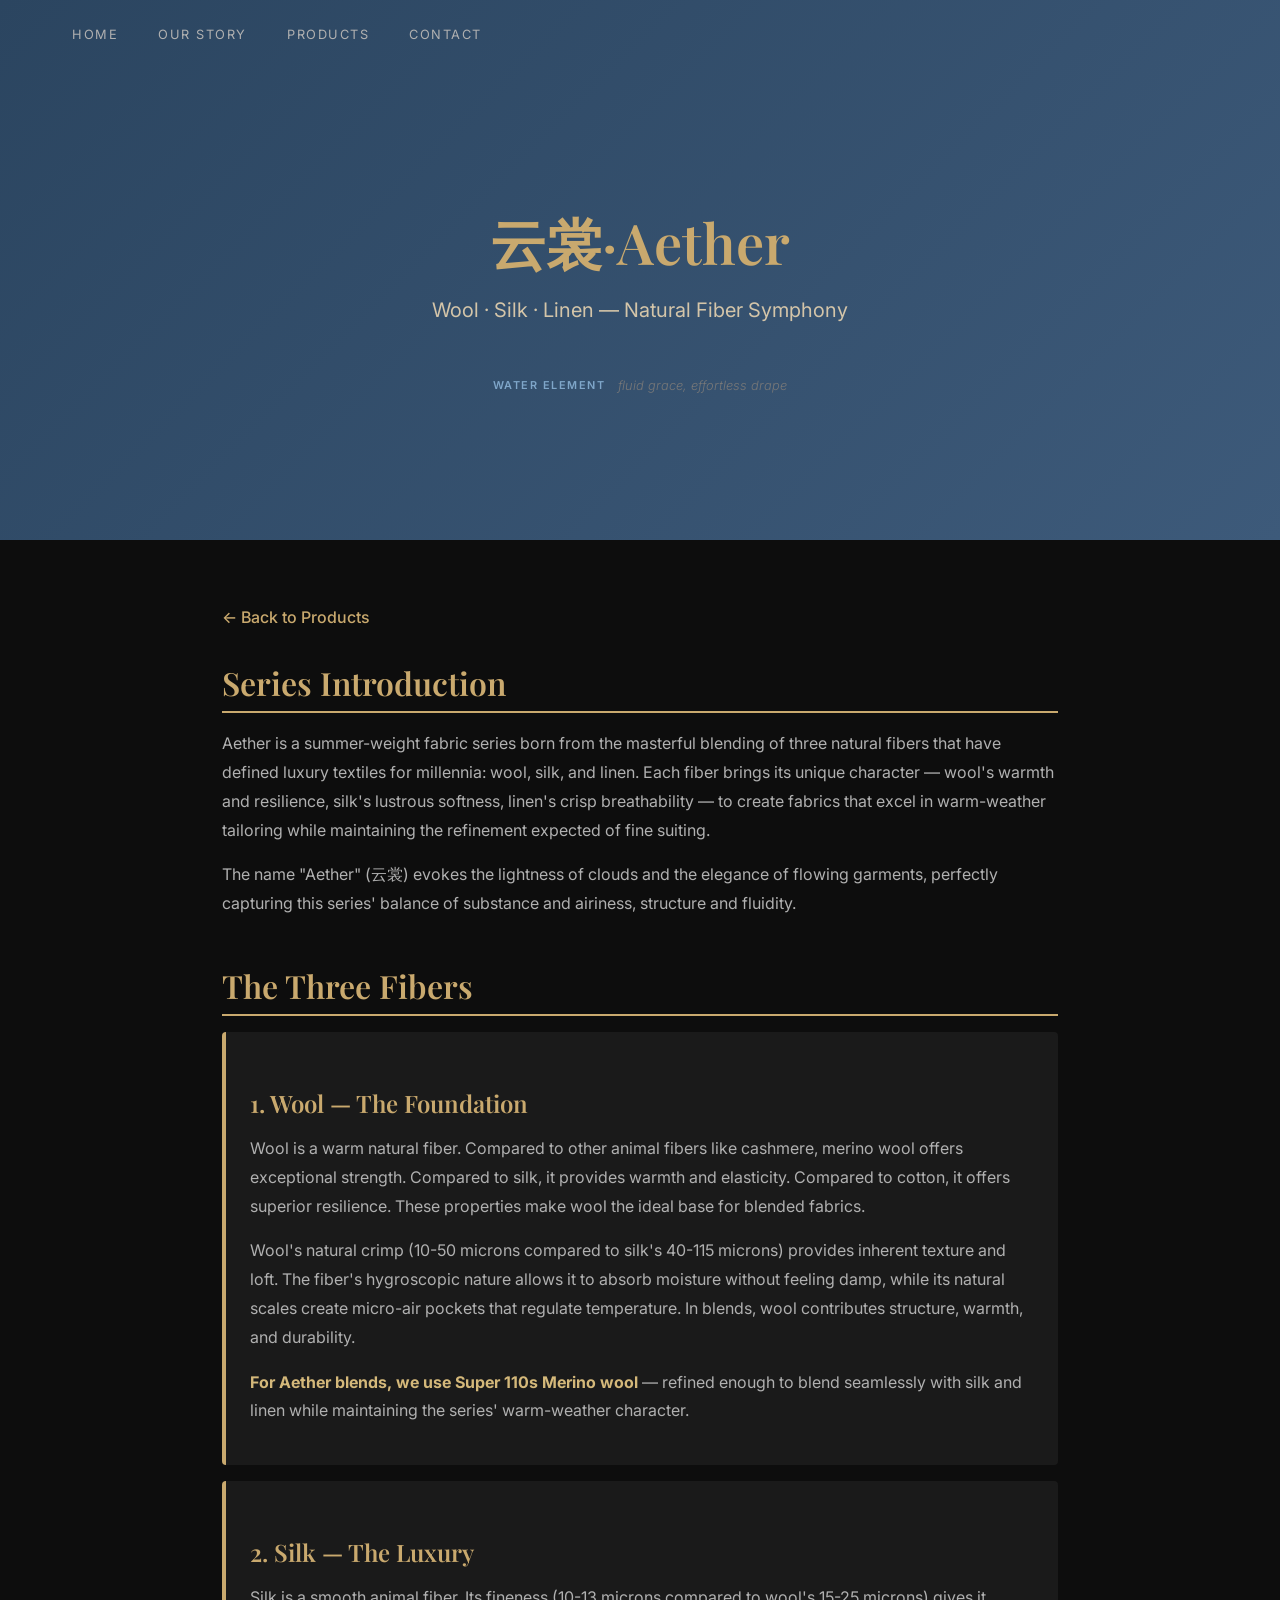
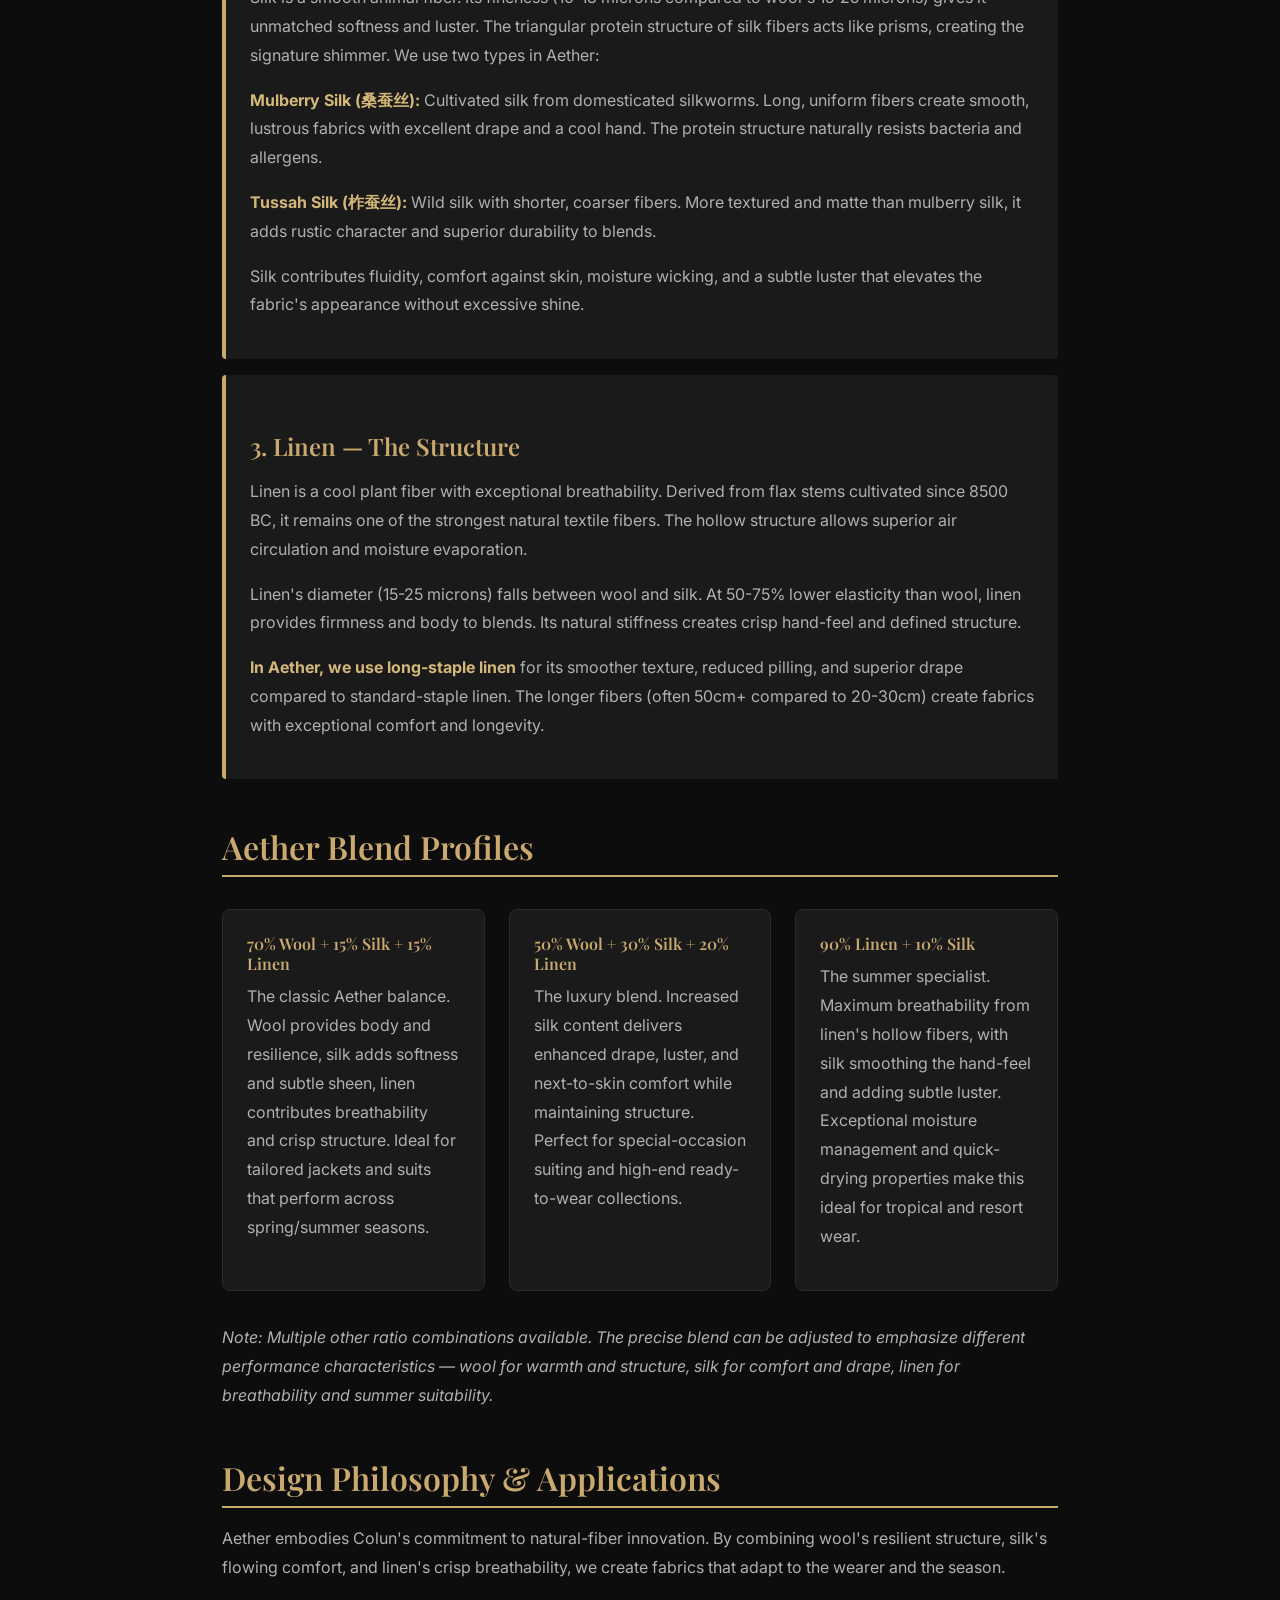
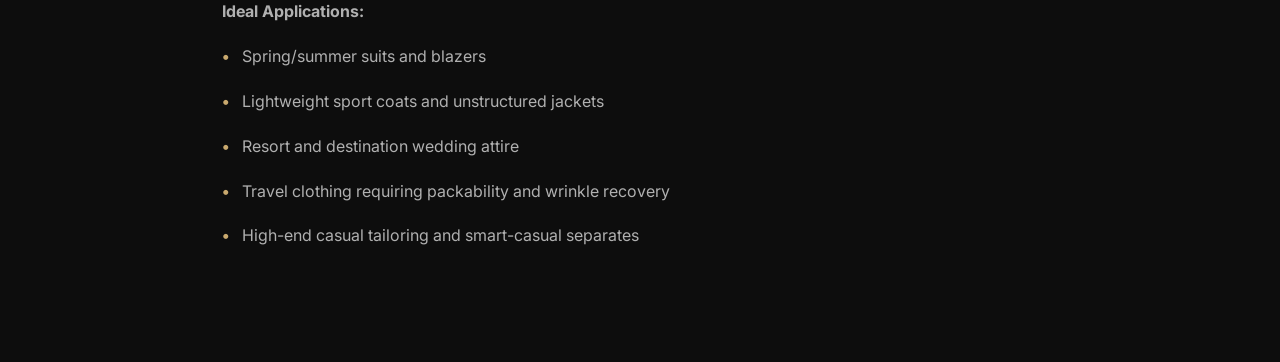
<file: series/aether.html>
<!DOCTYPE html>
<html lang="en">
<head>
    <meta charset="UTF-8">
    <meta name="viewport" content="width=device-width, initial-scale=1.0">
    <meta name="description" content="云裳·Aether — Wool-Silk-Linen natural fiber blends. Breathable luxury for warm-weather elegance by Colun.">
    <title>云裳·Aether — Colun Premium Fabrics</title>
    <link rel="preconnect" href="https://fonts.googleapis.com">
    <link rel="preconnect" href="https://fonts.gstatic.com" crossorigin>
    <link href="https://fonts.googleapis.com/css2?family=Playfair+Display:ital,wght@0,400;0,500;0,600;0,700;1,400;1,500&family=Inter:wght@300;400;500;600&display=swap" rel="stylesheet">
    <link rel="stylesheet" href="../css/style.css">
    <style>
        body { background-color: #0d0d0d; }
        .series-hero { min-height: 60vh; background: linear-gradient(135deg, #2b4560 0%, #3d5a7a 100%); display: flex; align-items: center; justify-content: center; text-align: center; padding: 8rem 2rem 4rem; }
        .series-hero-content h1 { font-family: 'Playfair Display', serif; font-size: 3.5rem; color: #c9a96e; margin-bottom: 1rem; }
        .series-hero-content .subtitle { font-size: 1.25rem; color: #d4c5a9; margin-bottom: 2rem; }
        .series-content { max-width: 900px; margin: 0 auto; padding: 4rem 2rem; background-color: #0d0d0d; }
        .series-section { margin-bottom: 3rem; }
        .series-section h2 { font-family: 'Playfair Display', serif; font-size: 2rem; color: #c9a96e; margin-bottom: 1rem; border-bottom: 2px solid #c9a96e; padding-bottom: 0.5rem; }
        .series-section h3 { font-family: 'Playfair Display', serif; font-size: 1.5rem; color: #d4b87a; margin: 2rem 0 1rem; }
        .series-section p, .series-section li { line-height: 1.8; color: #b0b0b0; margin-bottom: 1rem; }
        .series-section ul { list-style: none; padding-left: 0; }
        .series-section ul li::before { content: "• "; color: #c9a96e; font-weight: bold; margin-right: 0.5rem; }
        .back-link { display: inline-block; margin-bottom: 2rem; color: #c9a96e; text-decoration: none; font-weight: 500; }
        .back-link:hover { text-decoration: underline; }
        .fiber-card { background: #1a1a1a; padding: 1.5rem; margin: 1rem 0; border-left: 4px solid #c9a96e; border-radius: 4px; }
        .fiber-card h3 { color: #c9a96e; }
        .fiber-card p { color: #b0b0b0; }
        .fiber-card strong { color: #d4b87a; }
        .blend-grid { display: grid; grid-template-columns: repeat(auto-fit, minmax(250px, 1fr)); gap: 1.5rem; margin: 2rem 0; }
        .blend-item { background: #1a1a1a; padding: 1.5rem; border-radius: 8px; border: 1px solid #2a2a2a; }
        .blend-item h4 { color: #c9a96e; margin-bottom: 0.5rem; }
        .blend-item p { color: #b0b0b0; }
    </style>
</head>
<body>
    <nav class="navbar" id="navbar">
        <div class="container nav-container">
            <ul class="nav-links" id="navLinks">
                <li><a href="../index.html" class="nav-link">Home</a></li>
                <li><a href="../about.html" class="nav-link">Our Story</a></li>
                <li><a href="../index.html#products" class="nav-link">Products</a></li>
                <li><a href="../contact.html" class="nav-link">Contact</a></li>
            </ul>
        </div>
    </nav>

    <section class="series-hero">
        <div class="series-hero-content">
            <h1>云裳·Aether</h1>
            <p class="subtitle">Wool · Silk · Linen — Natural Fiber Symphony</p>
            <div class="element-mark element-water">
                <span class="element-name">Water Element</span>
                <span class="element-desc">fluid grace, effortless drape</span>
            </div>
        </div>
    </section>

    <div class="series-content">
        <a href="../products.html#aether" class="back-link">← Back to Products</a>

        <div class="series-section">
            <h2>Series Introduction</h2>
            <p>Aether is a summer-weight fabric series born from the masterful blending of three natural fibers that have defined luxury textiles for millennia: wool, silk, and linen. Each fiber brings its unique character — wool's warmth and resilience, silk's lustrous softness, linen's crisp breathability — to create fabrics that excel in warm-weather tailoring while maintaining the refinement expected of fine suiting.</p>
            <p>The name "Aether" (云裳) evokes the lightness of clouds and the elegance of flowing garments, perfectly capturing this series' balance of substance and airiness, structure and fluidity.</p>
        </div>

        <div class="series-section">
            <h2>The Three Fibers</h2>

            <div class="fiber-card">
                <h3>1. Wool — The Foundation</h3>
                <p>Wool is a warm natural fiber. Compared to other animal fibers like cashmere, merino wool offers exceptional strength. Compared to silk, it provides warmth and elasticity. Compared to cotton, it offers superior resilience. These properties make wool the ideal base for blended fabrics.</p>
                <p>Wool's natural crimp (10-50 microns compared to silk's 40-115 microns) provides inherent texture and loft. The fiber's hygroscopic nature allows it to absorb moisture without feeling damp, while its natural scales create micro-air pockets that regulate temperature. In blends, wool contributes structure, warmth, and durability.</p>
                <p><strong>For Aether blends, we use Super 110s Merino wool</strong> — refined enough to blend seamlessly with silk and linen while maintaining the series' warm-weather character.</p>
            </div>

            <div class="fiber-card">
                <h3>2. Silk — The Luxury</h3>
                <p>Silk is a smooth animal fiber. Its fineness (10-13 microns compared to wool's 15-25 microns) gives it unmatched softness and luster. The triangular protein structure of silk fibers acts like prisms, creating the signature shimmer. We use two types in Aether:</p>
                <p><strong>Mulberry Silk (桑蚕丝):</strong> Cultivated silk from domesticated silkworms. Long, uniform fibers create smooth, lustrous fabrics with excellent drape and a cool hand. The protein structure naturally resists bacteria and allergens.</p>
                <p><strong>Tussah Silk (柞蚕丝):</strong> Wild silk with shorter, coarser fibers. More textured and matte than mulberry silk, it adds rustic character and superior durability to blends.</p>
                <p>Silk contributes fluidity, comfort against skin, moisture wicking, and a subtle luster that elevates the fabric's appearance without excessive shine.</p>
            </div>

            <div class="fiber-card">
                <h3>3. Linen — The Structure</h3>
                <p>Linen is a cool plant fiber with exceptional breathability. Derived from flax stems cultivated since 8500 BC, it remains one of the strongest natural textile fibers. The hollow structure allows superior air circulation and moisture evaporation.</p>
                <p>Linen's diameter (15-25 microns) falls between wool and silk. At 50-75% lower elasticity than wool, linen provides firmness and body to blends. Its natural stiffness creates crisp hand-feel and defined structure.</p>
                <p><strong>In Aether, we use long-staple linen</strong> for its smoother texture, reduced pilling, and superior drape compared to standard-staple linen. The longer fibers (often 50cm+ compared to 20-30cm) create fabrics with exceptional comfort and longevity.</p>
            </div>
        </div>

        <div class="series-section">
            <h2>Aether Blend Profiles</h2>

            <div class="blend-grid">
                <div class="blend-item">
                    <h4>70% Wool + 15% Silk + 15% Linen</h4>
                    <p>The classic Aether balance. Wool provides body and resilience, silk adds softness and subtle sheen, linen contributes breathability and crisp structure. Ideal for tailored jackets and suits that perform across spring/summer seasons.</p>
                </div>

                <div class="blend-item">
                    <h4>50% Wool + 30% Silk + 20% Linen</h4>
                    <p>The luxury blend. Increased silk content delivers enhanced drape, luster, and next-to-skin comfort while maintaining structure. Perfect for special-occasion suiting and high-end ready-to-wear collections.</p>
                </div>

                <div class="blend-item">
                    <h4>90% Linen + 10% Silk</h4>
                    <p>The summer specialist. Maximum breathability from linen's hollow fibers, with silk smoothing the hand-feel and adding subtle luster. Exceptional moisture management and quick-drying properties make this ideal for tropical and resort wear.</p>
                </div>
            </div>

            <p><em>Note: Multiple other ratio combinations available. The precise blend can be adjusted to emphasize different performance characteristics — wool for warmth and structure, silk for comfort and drape, linen for breathability and summer suitability.</em></p>
        </div>

        <div class="series-section">
            <h2>Design Philosophy & Applications</h2>
            <p>Aether embodies Colun's commitment to natural-fiber innovation. By combining wool's resilient structure, silk's flowing comfort, and linen's crisp breathability, we create fabrics that adapt to the wearer and the season.</p>
            <p><strong>Ideal Applications:</strong></p>
            <ul>
                <li>Spring/summer suits and blazers</li>
                <li>Lightweight sport coats and unstructured jackets</li>
                <li>Resort and destination wedding attire</li>
                <li>Travel clothing requiring packability and wrinkle recovery</li>
                <li>High-end casual tailoring and smart-casual separates</li>
            </ul>
        </div>
    </div>

    <script src="../js/main.js"></script>
</body>
</html>
</file>
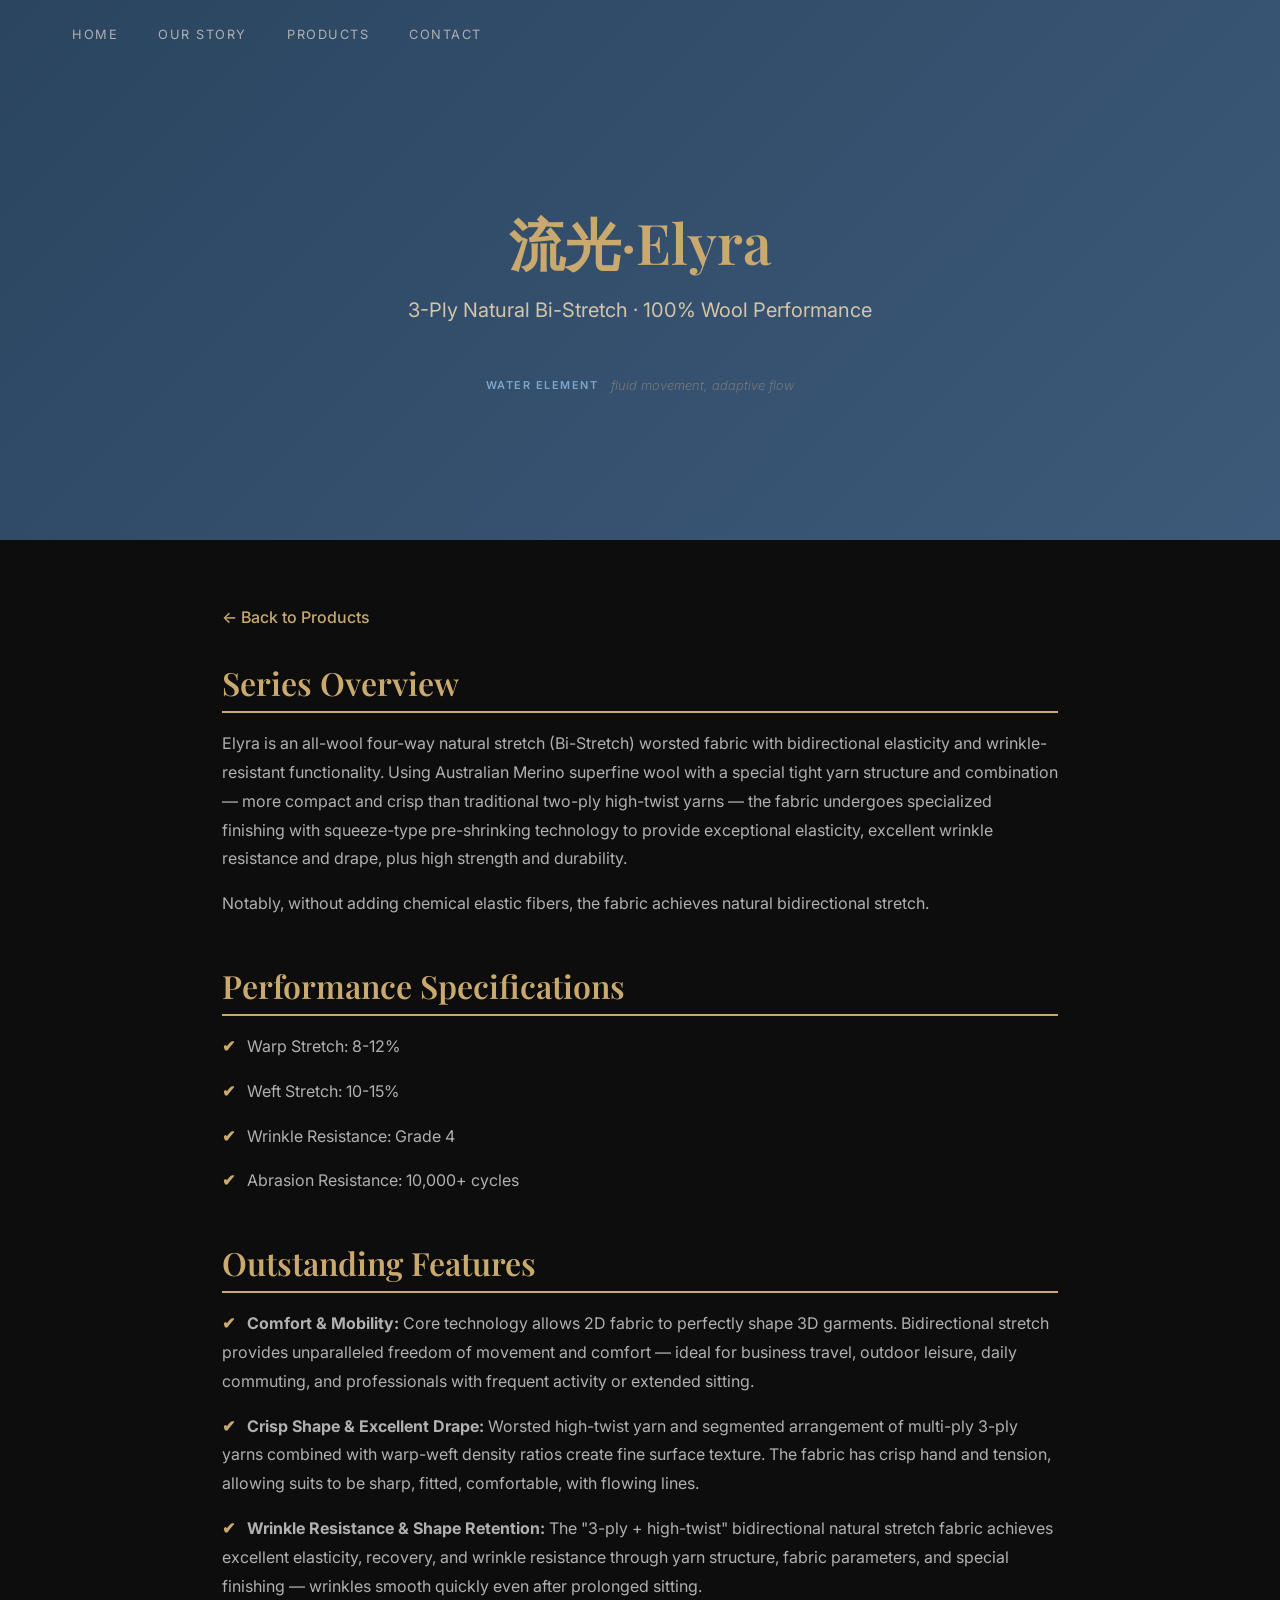
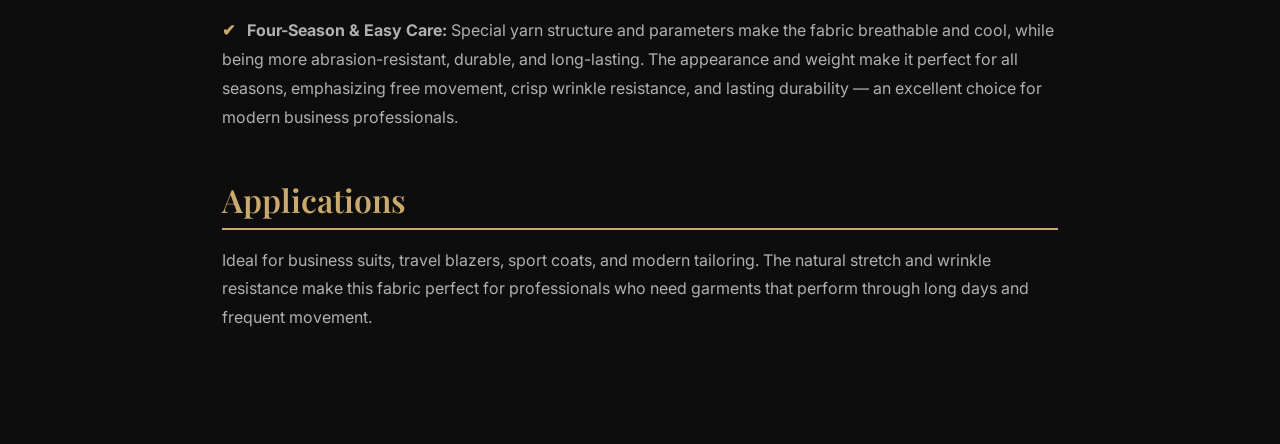
<file: series/elyra.html>
<!DOCTYPE html>
<html lang="en">
<head>
    <meta charset="UTF-8">
    <meta name="viewport" content="width=device-width, initial-scale=1.0">
    <meta name="description" content="流光·Elyra — 3-ply natural bi-stretch 100% wool fabric. Advanced comfort and movement for modern tailoring by Colun.">
    <title>流光·Elyra — Colun Premium Fabrics</title>
    <link rel="preconnect" href="https://fonts.googleapis.com">
    <link rel="preconnect" href="https://fonts.gstatic.com" crossorigin>
    <link href="https://fonts.googleapis.com/css2?family=Playfair+Display:ital,wght@0,400;0,500;0,600;0,700;1,400;1,500&family=Inter:wght@300;400;500;600&display=swap" rel="stylesheet">
    <link rel="stylesheet" href="../css/style.css">
    <style>
        body { background-color: #0d0d0d; }
        .series-hero { min-height: 60vh; background: linear-gradient(135deg, #2b4560 0%, #3d5a7a 100%); display: flex; align-items: center; justify-content: center; text-align: center; padding: 8rem 2rem 4rem; }
        .series-hero-content h1 { font-family: 'Playfair Display', serif; font-size: 3.5rem; color: #c9a96e; margin-bottom: 1rem; }
        .series-hero-content .subtitle { font-size: 1.25rem; color: #d4c5a9; margin-bottom: 2rem; }
        .series-content { max-width: 900px; margin: 0 auto; padding: 4rem 2rem; background-color: #0d0d0d; }
        .series-section { margin-bottom: 3rem; }
        .series-section h2 { font-family: 'Playfair Display', serif; font-size: 2rem; color: #c9a96e; margin-bottom: 1rem; border-bottom: 2px solid #c9a96e; padding-bottom: 0.5rem; }
        .series-section p, .series-section li { line-height: 1.8; color: #b0b0b0; margin-bottom: 1rem; }
        .series-section ul { list-style: none; padding-left: 0; }
        .series-section ul li::before { content: "✔ "; color: #c9a96e; font-weight: bold; margin-right: 0.5rem; }
        .back-link { display: inline-block; margin-bottom: 2rem; color: #c9a96e; text-decoration: none; font-weight: 500; }
        .back-link:hover { text-decoration: underline; }
    </style>
</head>
<body>
    <nav class="navbar" id="navbar">
        <div class="container nav-container">
            <ul class="nav-links" id="navLinks">
                <li><a href="../index.html" class="nav-link">Home</a></li>
                <li><a href="../about.html" class="nav-link">Our Story</a></li>
                <li><a href="../index.html#products" class="nav-link">Products</a></li>
                <li><a href="../contact.html" class="nav-link">Contact</a></li>
            </ul>
        </div>
    </nav>

    <section class="series-hero">
        <div class="series-hero-content">
            <h1>流光·Elyra</h1>
            <p class="subtitle">3-Ply Natural Bi-Stretch · 100% Wool Performance</p>
            <div class="element-mark element-water">
                <span class="element-name">Water Element</span>
                <span class="element-desc">fluid movement, adaptive flow</span>
            </div>
        </div>
    </section>

    <div class="series-content">
        <a href="../products.html#elyra" class="back-link">← Back to Products</a>

        <div class="series-section">
            <h2>Series Overview</h2>
            <p>Elyra is an all-wool four-way natural stretch (Bi-Stretch) worsted fabric with bidirectional elasticity and wrinkle-resistant functionality. Using Australian Merino superfine wool with a special tight yarn structure and combination — more compact and crisp than traditional two-ply high-twist yarns — the fabric undergoes specialized finishing with squeeze-type pre-shrinking technology to provide exceptional elasticity, excellent wrinkle resistance and drape, plus high strength and durability.</p>
            <p>Notably, without adding chemical elastic fibers, the fabric achieves natural bidirectional stretch.</p>
        </div>

        <div class="series-section">
            <h2>Performance Specifications</h2>
            <ul>
                <li>Warp Stretch: 8-12%</li>
                <li>Weft Stretch: 10-15%</li>
                <li>Wrinkle Resistance: Grade 4</li>
                <li>Abrasion Resistance: 10,000+ cycles</li>
            </ul>
        </div>

        <div class="series-section">
            <h2>Outstanding Features</h2>
            <ul>
                <li><strong>Comfort & Mobility:</strong> Core technology allows 2D fabric to perfectly shape 3D garments. Bidirectional stretch provides unparalleled freedom of movement and comfort — ideal for business travel, outdoor leisure, daily commuting, and professionals with frequent activity or extended sitting.</li>
                <li><strong>Crisp Shape & Excellent Drape:</strong> Worsted high-twist yarn and segmented arrangement of multi-ply 3-ply yarns combined with warp-weft density ratios create fine surface texture. The fabric has crisp hand and tension, allowing suits to be sharp, fitted, comfortable, with flowing lines.</li>
                <li><strong>Wrinkle Resistance & Shape Retention:</strong> The "3-ply + high-twist" bidirectional natural stretch fabric achieves excellent elasticity, recovery, and wrinkle resistance through yarn structure, fabric parameters, and special finishing — wrinkles smooth quickly even after prolonged sitting.</li>
                <li><strong>Four-Season & Easy Care:</strong> Special yarn structure and parameters make the fabric breathable and cool, while being more abrasion-resistant, durable, and long-lasting. The appearance and weight make it perfect for all seasons, emphasizing free movement, crisp wrinkle resistance, and lasting durability — an excellent choice for modern business professionals.</li>
            </ul>
        </div>

        <div class="series-section">
            <h2>Applications</h2>
            <p>Ideal for business suits, travel blazers, sport coats, and modern tailoring. The natural stretch and wrinkle resistance make this fabric perfect for professionals who need garments that perform through long days and frequent movement.</p>
        </div>
    </div>

    <script src="../js/main.js"></script>
</body>
</html>
</file>
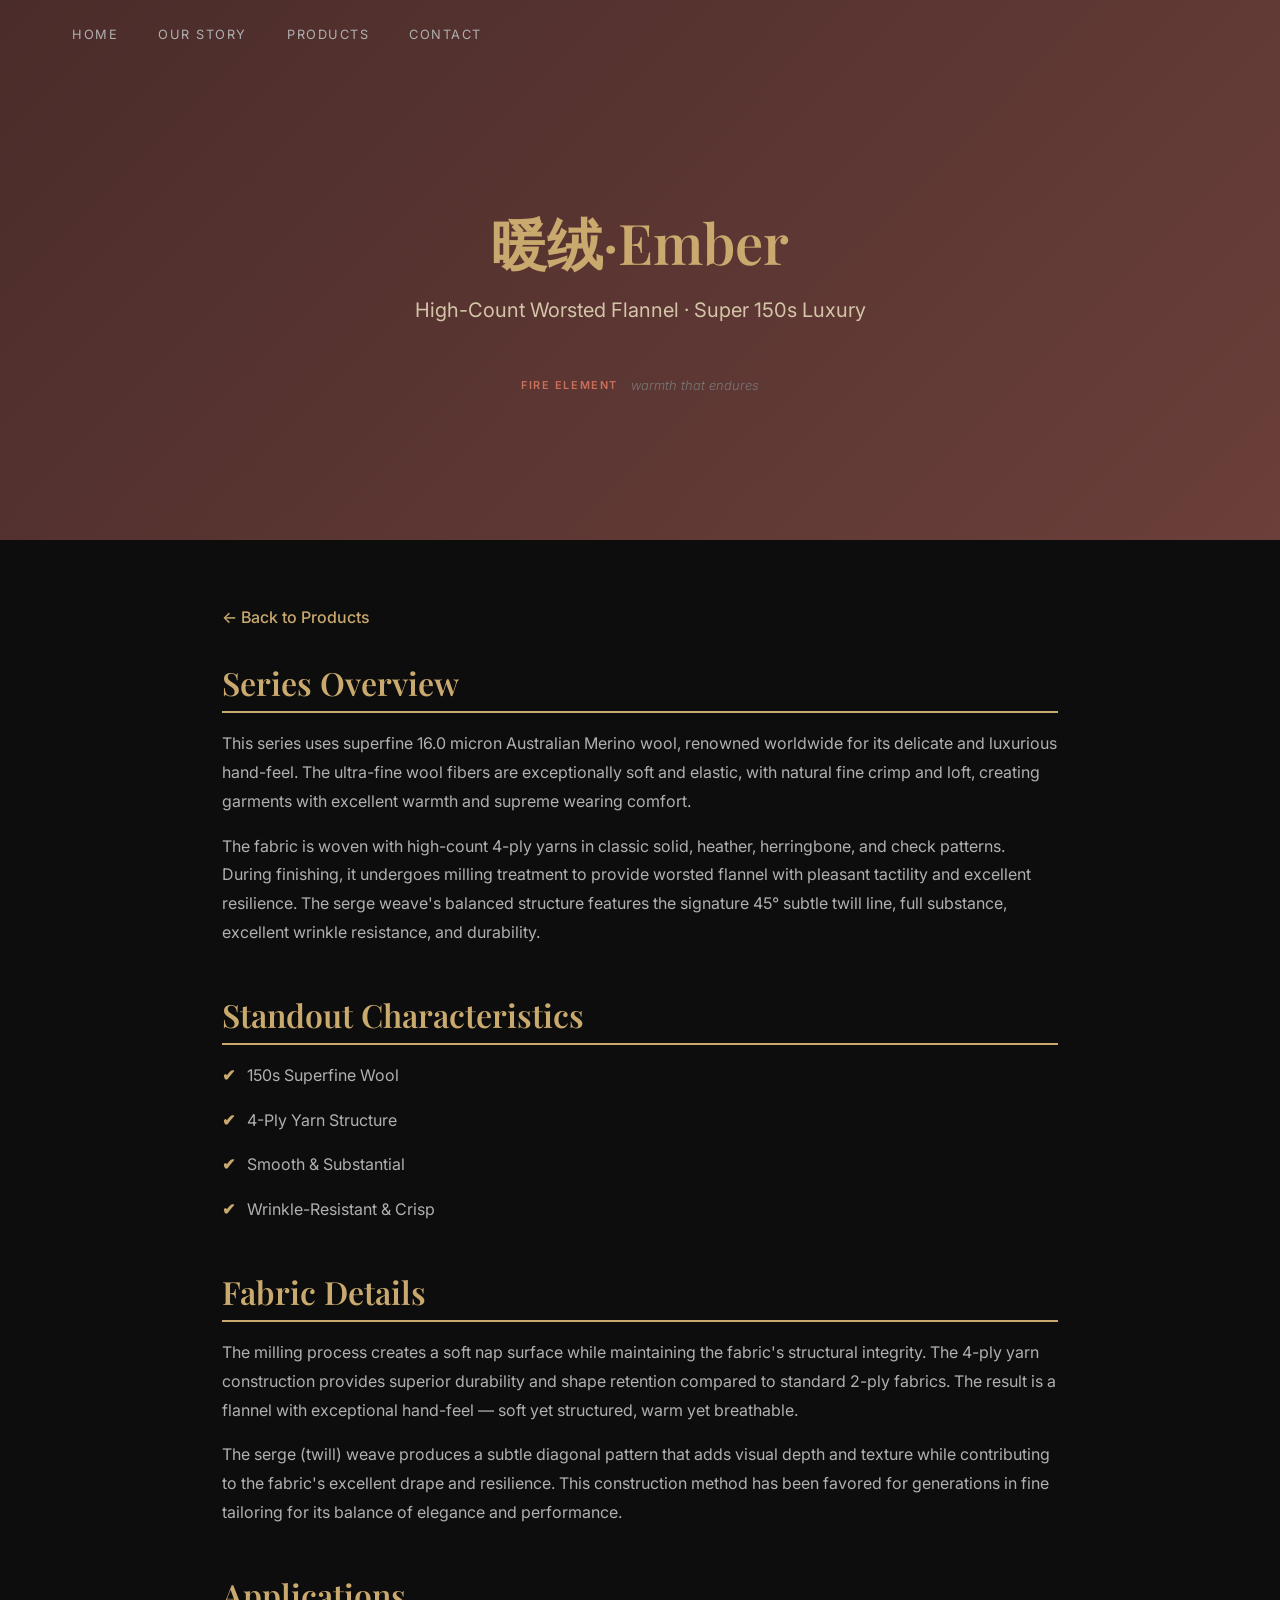
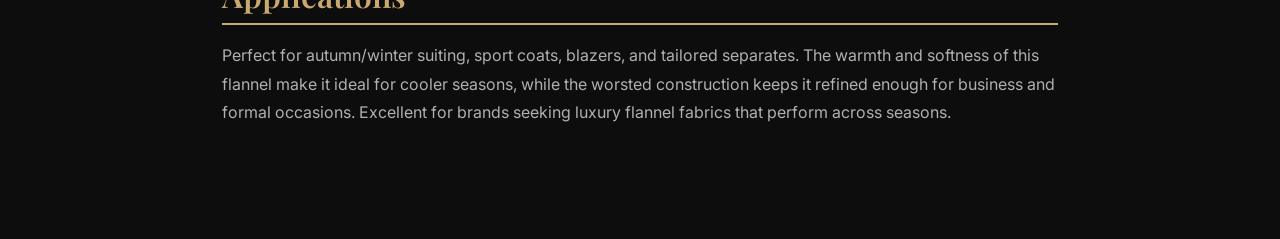
<file: series/ember.html>
<!DOCTYPE html>
<html lang="en">
<head>
    <meta charset="UTF-8">
    <meta name="viewport" content="width=device-width, initial-scale=1.0">
    <meta name="description" content="暖绒·Ember — High-count worsted flannel. Super 150s wool luxury with 4-ply construction by Colun.">
    <title>暖绒·Ember — Colun Premium Fabrics</title>
    <link rel="preconnect" href="https://fonts.googleapis.com">
    <link rel="preconnect" href="https://fonts.gstatic.com" crossorigin>
    <link href="https://fonts.googleapis.com/css2?family=Playfair+Display:ital,wght@0,400;0,500;0,600;0,700;1,400;1,500&family=Inter:wght@300;400;500;600&display=swap" rel="stylesheet">
    <link rel="stylesheet" href="../css/style.css">
    <style>
        body { background-color: #0d0d0d; }
        .series-hero { min-height: 60vh; background: linear-gradient(135deg, #4a2c2a 0%, #6b3f3a 100%); display: flex; align-items: center; justify-content: center; text-align: center; padding: 8rem 2rem 4rem; }
        .series-hero-content h1 { font-family: 'Playfair Display', serif; font-size: 3.5rem; color: #c9a96e; margin-bottom: 1rem; }
        .series-hero-content .subtitle { font-size: 1.25rem; color: #d4c5a9; margin-bottom: 2rem; }
        .series-content { max-width: 900px; margin: 0 auto; padding: 4rem 2rem; background-color: #0d0d0d; }
        .series-section { margin-bottom: 3rem; }
        .series-section h2 { font-family: 'Playfair Display', serif; font-size: 2rem; color: #c9a96e; margin-bottom: 1rem; border-bottom: 2px solid #c9a96e; padding-bottom: 0.5rem; }
        .series-section p, .series-section li { line-height: 1.8; color: #b0b0b0; margin-bottom: 1rem; }
        .series-section ul { list-style: none; padding-left: 0; }
        .series-section ul li::before { content: "✔ "; color: #c9a96e; font-weight: bold; margin-right: 0.5rem; }
        .back-link { display: inline-block; margin-bottom: 2rem; color: #c9a96e; text-decoration: none; font-weight: 500; }
        .back-link:hover { text-decoration: underline; }
    </style>
</head>
<body>
    <nav class="navbar" id="navbar">
        <div class="container nav-container">
            <ul class="nav-links" id="navLinks">
                <li><a href="../index.html" class="nav-link">Home</a></li>
                <li><a href="../about.html" class="nav-link">Our Story</a></li>
                <li><a href="../index.html#products" class="nav-link">Products</a></li>
                <li><a href="../contact.html" class="nav-link">Contact</a></li>
            </ul>
        </div>
    </nav>

    <section class="series-hero">
        <div class="series-hero-content">
            <h1>暖绒·Ember</h1>
            <p class="subtitle">High-Count Worsted Flannel · Super 150s Luxury</p>
            <div class="element-mark element-fire">
                <span class="element-name">Fire Element</span>
                <span class="element-desc">warmth that endures</span>
            </div>
        </div>
    </section>

    <div class="series-content">
        <a href="../products.html#ember" class="back-link">← Back to Products</a>

        <div class="series-section">
            <h2>Series Overview</h2>
            <p>This series uses superfine 16.0 micron Australian Merino wool, renowned worldwide for its delicate and luxurious hand-feel. The ultra-fine wool fibers are exceptionally soft and elastic, with natural fine crimp and loft, creating garments with excellent warmth and supreme wearing comfort.</p>
            <p>The fabric is woven with high-count 4-ply yarns in classic solid, heather, herringbone, and check patterns. During finishing, it undergoes milling treatment to provide worsted flannel with pleasant tactility and excellent resilience. The serge weave's balanced structure features the signature 45° subtle twill line, full substance, excellent wrinkle resistance, and durability.</p>
        </div>

        <div class="series-section">
            <h2>Standout Characteristics</h2>
            <ul>
                <li>150s Superfine Wool</li>
                <li>4-Ply Yarn Structure</li>
                <li>Smooth & Substantial</li>
                <li>Wrinkle-Resistant & Crisp</li>
            </ul>
        </div>

        <div class="series-section">
            <h2>Fabric Details</h2>
            <p>The milling process creates a soft nap surface while maintaining the fabric's structural integrity. The 4-ply yarn construction provides superior durability and shape retention compared to standard 2-ply fabrics. The result is a flannel with exceptional hand-feel — soft yet structured, warm yet breathable.</p>
            <p>The serge (twill) weave produces a subtle diagonal pattern that adds visual depth and texture while contributing to the fabric's excellent drape and resilience. This construction method has been favored for generations in fine tailoring for its balance of elegance and performance.</p>
        </div>

        <div class="series-section">
            <h2>Applications</h2>
            <p>Perfect for autumn/winter suiting, sport coats, blazers, and tailored separates. The warmth and softness of this flannel make it ideal for cooler seasons, while the worsted construction keeps it refined enough for business and formal occasions. Excellent for brands seeking luxury flannel fabrics that perform across seasons.</p>
        </div>
    </div>

    <script src="../js/main.js"></script>
</body>
</html>
</file>
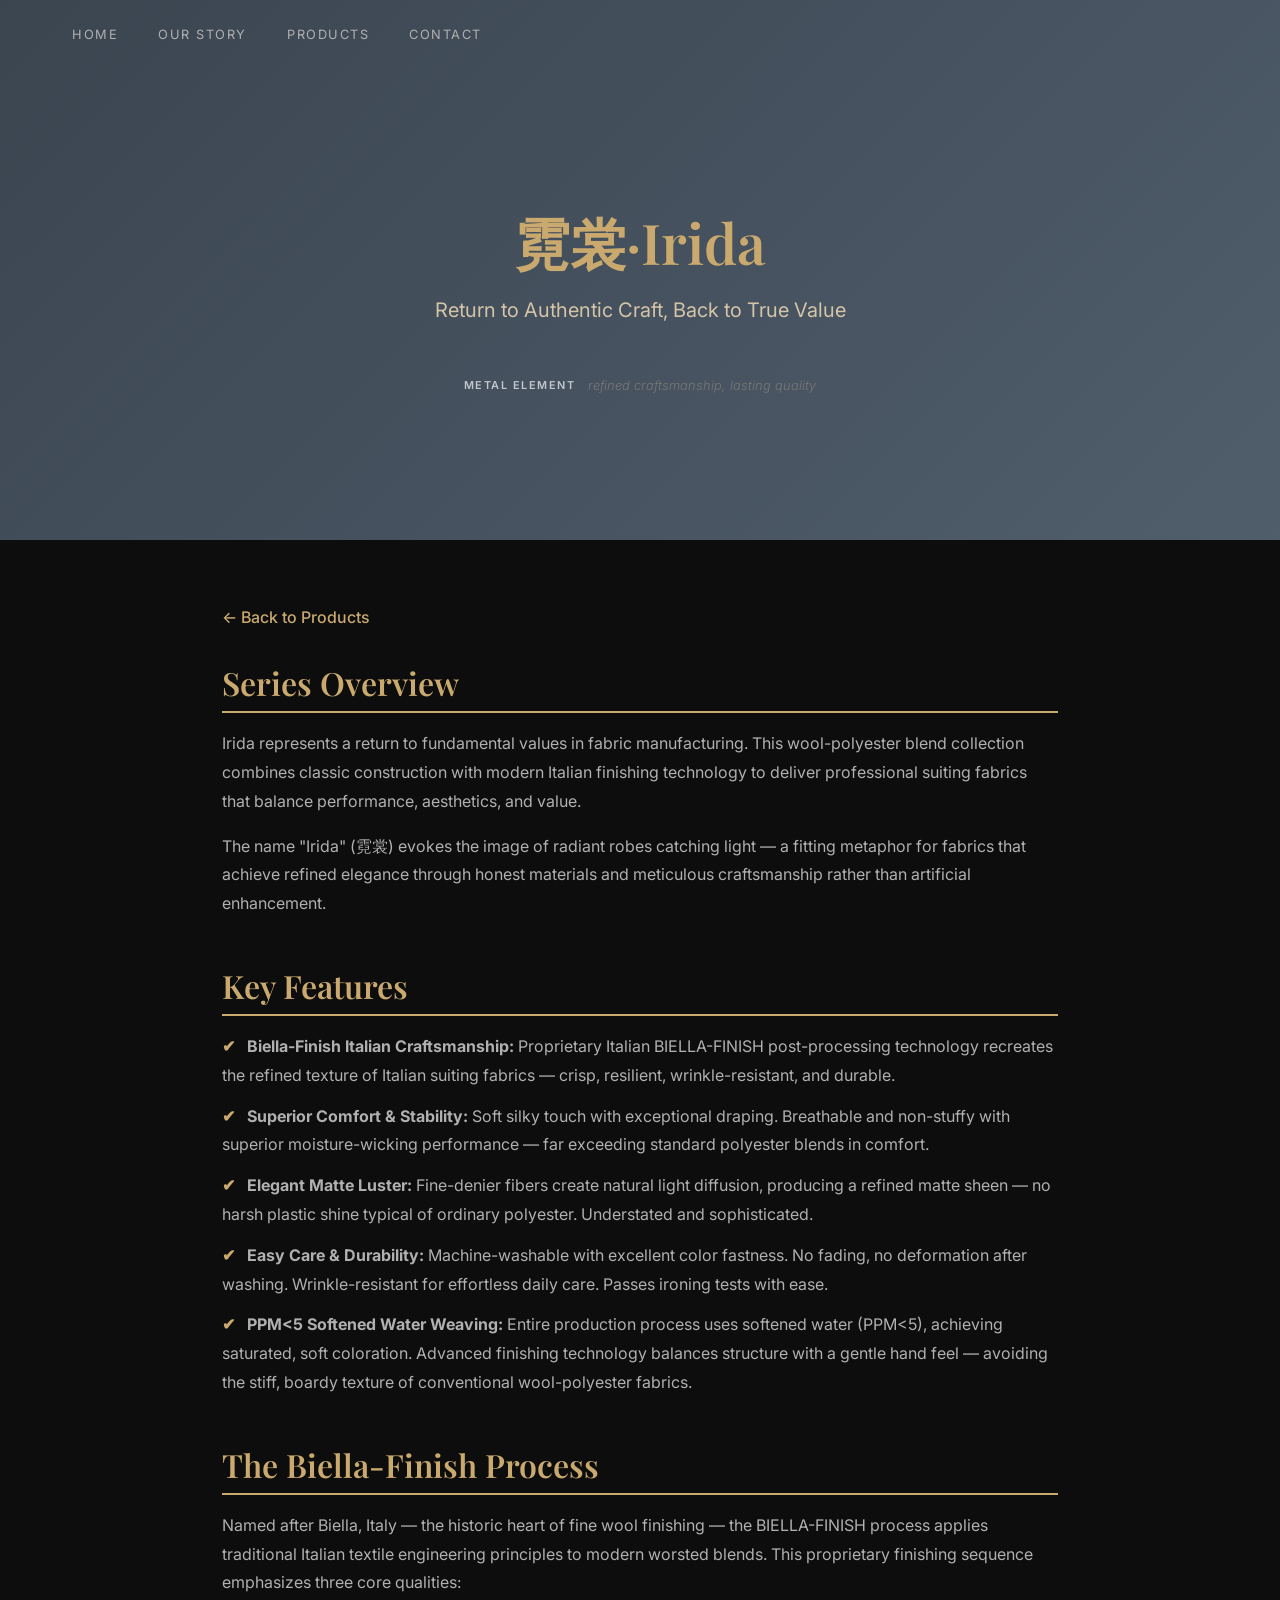
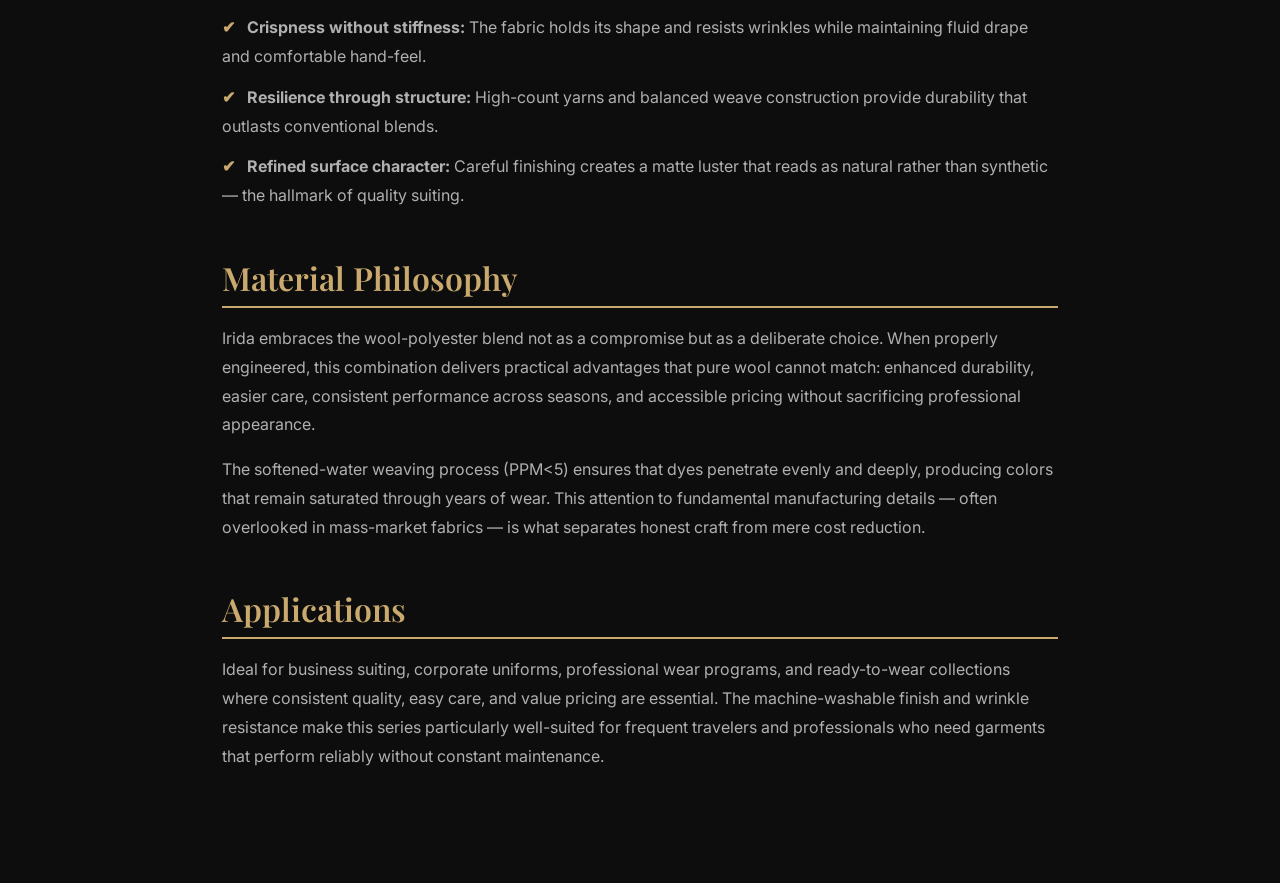
<file: series/irida.html>
<!DOCTYPE html>
<html lang="en">
<head>
    <meta charset="UTF-8">
    <meta name="viewport" content="width=device-width, initial-scale=1.0">
    <meta name="description" content="霓裳·Irida — Italian Biella-Finish wool-polyester blend. Return to authentic craft, back to true value by Colun.">
    <title>霓裳·Irida — Colun Premium Fabrics</title>
    <link rel="preconnect" href="https://fonts.googleapis.com">
    <link rel="preconnect" href="https://fonts.gstatic.com" crossorigin>
    <link href="https://fonts.googleapis.com/css2?family=Playfair+Display:ital,wght@0,400;0,500;0,600;0,700;1,400;1,500&family=Inter:wght@300;400;500;600&display=swap" rel="stylesheet">
    <link rel="stylesheet" href="../css/style.css">
    <style>
        body { background-color: #0d0d0d; }
        .series-hero { min-height: 60vh; background: linear-gradient(135deg, #3a4550 0%, #505d6b 100%); display: flex; align-items: center; justify-content: center; text-align: center; padding: 8rem 2rem 4rem; }
        .series-hero-content h1 { font-family: 'Playfair Display', serif; font-size: 3.5rem; color: #c9a96e; margin-bottom: 1rem; }
        .series-hero-content .subtitle { font-size: 1.25rem; color: #d4c5a9; margin-bottom: 2rem; }
        .series-content { max-width: 900px; margin: 0 auto; padding: 4rem 2rem; background-color: #0d0d0d; }
        .series-section { margin-bottom: 3rem; }
        .series-section h2 { font-family: 'Playfair Display', serif; font-size: 2rem; color: #c9a96e; margin-bottom: 1rem; border-bottom: 2px solid #c9a96e; padding-bottom: 0.5rem; }
        .series-section p, .series-section li { line-height: 1.8; color: #b0b0b0; margin-bottom: 1rem; }
        .series-section ul { list-style: none; padding-left: 0; }
        .series-section ul li::before { content: "✔ "; color: #c9a96e; font-weight: bold; margin-right: 0.5rem; }
        .series-section ul li { margin-bottom: 0.75rem; }
        .back-link { display: inline-block; margin-bottom: 2rem; color: #c9a96e; text-decoration: none; font-weight: 500; }
        .back-link:hover { text-decoration: underline; }
    </style>
</head>
<body>
    <nav class="navbar" id="navbar">
        <div class="container nav-container">
            <ul class="nav-links" id="navLinks">
                <li><a href="../index.html" class="nav-link">Home</a></li>
                <li><a href="../about.html" class="nav-link">Our Story</a></li>
                <li><a href="../index.html#products" class="nav-link">Products</a></li>
                <li><a href="../contact.html" class="nav-link">Contact</a></li>
            </ul>
        </div>
    </nav>

    <section class="series-hero">
        <div class="series-hero-content">
            <h1>霓裳·Irida</h1>
            <p class="subtitle">Return to Authentic Craft, Back to True Value</p>
            <div class="element-mark element-metal">
                <span class="element-name">Metal Element</span>
                <span class="element-desc">refined craftsmanship, lasting quality</span>
            </div>
        </div>
    </section>

    <div class="series-content">
        <a href="../products.html#irida" class="back-link">← Back to Products</a>

        <div class="series-section">
            <h2>Series Overview</h2>
            <p>Irida represents a return to fundamental values in fabric manufacturing. This wool-polyester blend collection combines classic construction with modern Italian finishing technology to deliver professional suiting fabrics that balance performance, aesthetics, and value.</p>
            <p>The name "Irida" (霓裳) evokes the image of radiant robes catching light — a fitting metaphor for fabrics that achieve refined elegance through honest materials and meticulous craftsmanship rather than artificial enhancement.</p>
        </div>

        <div class="series-section">
            <h2>Key Features</h2>
            <ul>
                <li><strong>Biella-Finish Italian Craftsmanship:</strong> Proprietary Italian BIELLA-FINISH post-processing technology recreates the refined texture of Italian suiting fabrics — crisp, resilient, wrinkle-resistant, and durable.</li>
                <li><strong>Superior Comfort & Stability:</strong> Soft silky touch with exceptional draping. Breathable and non-stuffy with superior moisture-wicking performance — far exceeding standard polyester blends in comfort.</li>
                <li><strong>Elegant Matte Luster:</strong> Fine-denier fibers create natural light diffusion, producing a refined matte sheen — no harsh plastic shine typical of ordinary polyester. Understated and sophisticated.</li>
                <li><strong>Easy Care & Durability:</strong> Machine-washable with excellent color fastness. No fading, no deformation after washing. Wrinkle-resistant for effortless daily care. Passes ironing tests with ease.</li>
                <li><strong>PPM&lt;5 Softened Water Weaving:</strong> Entire production process uses softened water (PPM&lt;5), achieving saturated, soft coloration. Advanced finishing technology balances structure with a gentle hand feel — avoiding the stiff, boardy texture of conventional wool-polyester fabrics.</li>
            </ul>
        </div>

        <div class="series-section">
            <h2>The Biella-Finish Process</h2>
            <p>Named after Biella, Italy — the historic heart of fine wool finishing — the BIELLA-FINISH process applies traditional Italian textile engineering principles to modern worsted blends. This proprietary finishing sequence emphasizes three core qualities:</p>
            <ul>
                <li><strong>Crispness without stiffness:</strong> The fabric holds its shape and resists wrinkles while maintaining fluid drape and comfortable hand-feel.</li>
                <li><strong>Resilience through structure:</strong> High-count yarns and balanced weave construction provide durability that outlasts conventional blends.</li>
                <li><strong>Refined surface character:</strong> Careful finishing creates a matte luster that reads as natural rather than synthetic — the hallmark of quality suiting.</li>
            </ul>
        </div>

        <div class="series-section">
            <h2>Material Philosophy</h2>
            <p>Irida embraces the wool-polyester blend not as a compromise but as a deliberate choice. When properly engineered, this combination delivers practical advantages that pure wool cannot match: enhanced durability, easier care, consistent performance across seasons, and accessible pricing without sacrificing professional appearance.</p>
            <p>The softened-water weaving process (PPM&lt;5) ensures that dyes penetrate evenly and deeply, producing colors that remain saturated through years of wear. This attention to fundamental manufacturing details — often overlooked in mass-market fabrics — is what separates honest craft from mere cost reduction.</p>
        </div>

        <div class="series-section">
            <h2>Applications</h2>
            <p>Ideal for business suiting, corporate uniforms, professional wear programs, and ready-to-wear collections where consistent quality, easy care, and value pricing are essential. The machine-washable finish and wrinkle resistance make this series particularly well-suited for frequent travelers and professionals who need garments that perform reliably without constant maintenance.</p>
        </div>
    </div>

    <script src="../js/main.js"></script>
</body>
</html>
</file>
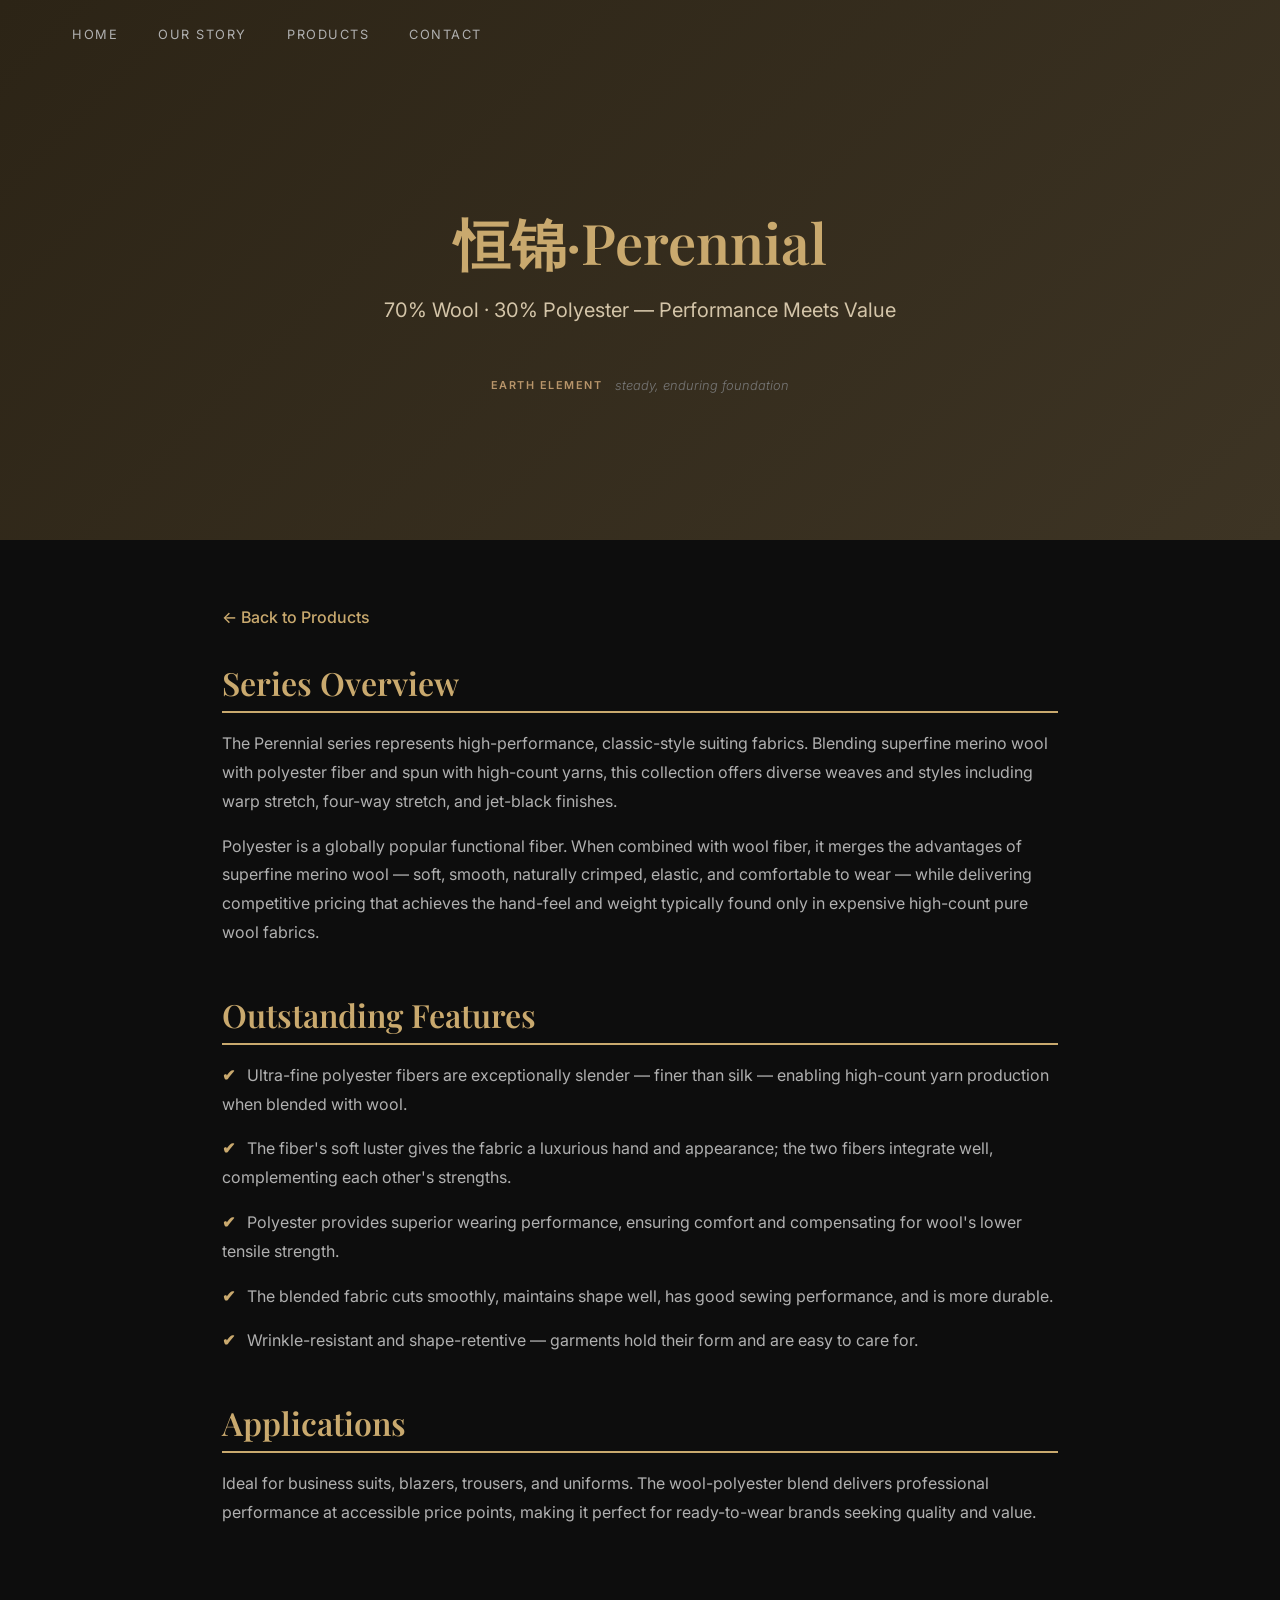
<file: series/perennial.html>
<!DOCTYPE html>
<html lang="en">
<head>
    <meta charset="UTF-8">
    <meta name="viewport" content="width=device-width, initial-scale=1.0">
    <meta name="description" content="恒锦·Perennial — 70% Wool 30% Polyester blend suiting fabric by Colun. Performance and value in classic business fabrics.">
    <title>恒锦·Perennial — Colun Premium Fabrics</title>
    <link rel="preconnect" href="https://fonts.googleapis.com">
    <link rel="preconnect" href="https://fonts.gstatic.com" crossorigin>
    <link href="https://fonts.googleapis.com/css2?family=Playfair+Display:ital,wght@0,400;0,500;0,600;0,700;1,400;1,500&family=Inter:wght@300;400;500;600&display=swap" rel="stylesheet">
    <link rel="stylesheet" href="../css/style.css">
    <style>
        body {
            background-color: #0d0d0d;
        }
        .series-hero {
            min-height: 60vh;
            background: linear-gradient(135deg, #2c2416 0%, #3d3424 100%);
            display: flex;
            align-items: center;
            justify-content: center;
            text-align: center;
            padding: 8rem 2rem 4rem;
        }
        .series-hero-content h1 {
            font-family: 'Playfair Display', serif;
            font-size: 3.5rem;
            color: #c9a96e;
            margin-bottom: 1rem;
        }
        .series-hero-content .subtitle {
            font-size: 1.25rem;
            color: #d4c5a9;
            margin-bottom: 2rem;
        }
        .series-content {
            max-width: 900px;
            margin: 0 auto;
            padding: 4rem 2rem;
            background-color: #0d0d0d;
        }
        .series-section {
            margin-bottom: 3rem;
        }
        .series-section h2 {
            font-family: 'Playfair Display', serif;
            font-size: 2rem;
            color: #c9a96e;
            margin-bottom: 1rem;
            border-bottom: 2px solid #c9a96e;
            padding-bottom: 0.5rem;
        }
        .series-section p, .series-section li {
            line-height: 1.8;
            color: #b0b0b0;
            margin-bottom: 1rem;
        }
        .series-section ul {
            list-style: none;
            padding-left: 0;
        }
        .series-section ul li::before {
            content: "✔ ";
            color: #c9a96e;
            font-weight: bold;
            margin-right: 0.5rem;
        }
        .back-link {
            display: inline-block;
            margin-bottom: 2rem;
            color: #c9a96e;
            text-decoration: none;
            font-weight: 500;
        }
        .back-link:hover {
            text-decoration: underline;
        }
    </style>
</head>
<body>
    <!-- Navigation -->
    <nav class="navbar" id="navbar">
        <div class="container nav-container">
            <ul class="nav-links" id="navLinks">
                <li><a href="../index.html" class="nav-link">Home</a></li>
                <li><a href="../about.html" class="nav-link">Our Story</a></li>
                <li><a href="../index.html#products" class="nav-link">Products</a></li>
                <li><a href="../contact.html" class="nav-link">Contact</a></li>
            </ul>
        </div>
    </nav>

    <!-- Hero -->
    <section class="series-hero">
        <div class="series-hero-content">
            <h1>恒锦·Perennial</h1>
            <p class="subtitle">70% Wool · 30% Polyester — Performance Meets Value</p>
            <div class="element-mark element-earth">
                <span class="element-name">Earth Element</span>
                <span class="element-desc">steady, enduring foundation</span>
            </div>
        </div>
    </section>

    <!-- Content -->
    <div class="series-content">
        <a href="../products.html#perennial" class="back-link">← Back to Products</a>

        <div class="series-section">
            <h2>Series Overview</h2>
            <p>The Perennial series represents high-performance, classic-style suiting fabrics. Blending superfine merino wool with polyester fiber and spun with high-count yarns, this collection offers diverse weaves and styles including warp stretch, four-way stretch, and jet-black finishes.</p>
            <p>Polyester is a globally popular functional fiber. When combined with wool fiber, it merges the advantages of superfine merino wool — soft, smooth, naturally crimped, elastic, and comfortable to wear — while delivering competitive pricing that achieves the hand-feel and weight typically found only in expensive high-count pure wool fabrics.</p>
        </div>

        <div class="series-section">
            <h2>Outstanding Features</h2>
            <ul>
                <li>Ultra-fine polyester fibers are exceptionally slender — finer than silk — enabling high-count yarn production when blended with wool.</li>
                <li>The fiber's soft luster gives the fabric a luxurious hand and appearance; the two fibers integrate well, complementing each other's strengths.</li>
                <li>Polyester provides superior wearing performance, ensuring comfort and compensating for wool's lower tensile strength.</li>
                <li>The blended fabric cuts smoothly, maintains shape well, has good sewing performance, and is more durable.</li>
                <li>Wrinkle-resistant and shape-retentive — garments hold their form and are easy to care for.</li>
            </ul>
        </div>

        <div class="series-section">
            <h2>Applications</h2>
            <p>Ideal for business suits, blazers, trousers, and uniforms. The wool-polyester blend delivers professional performance at accessible price points, making it perfect for ready-to-wear brands seeking quality and value.</p>
        </div>
    </div>

    <script src="../js/main.js"></script>
</body>
</html>
</file>
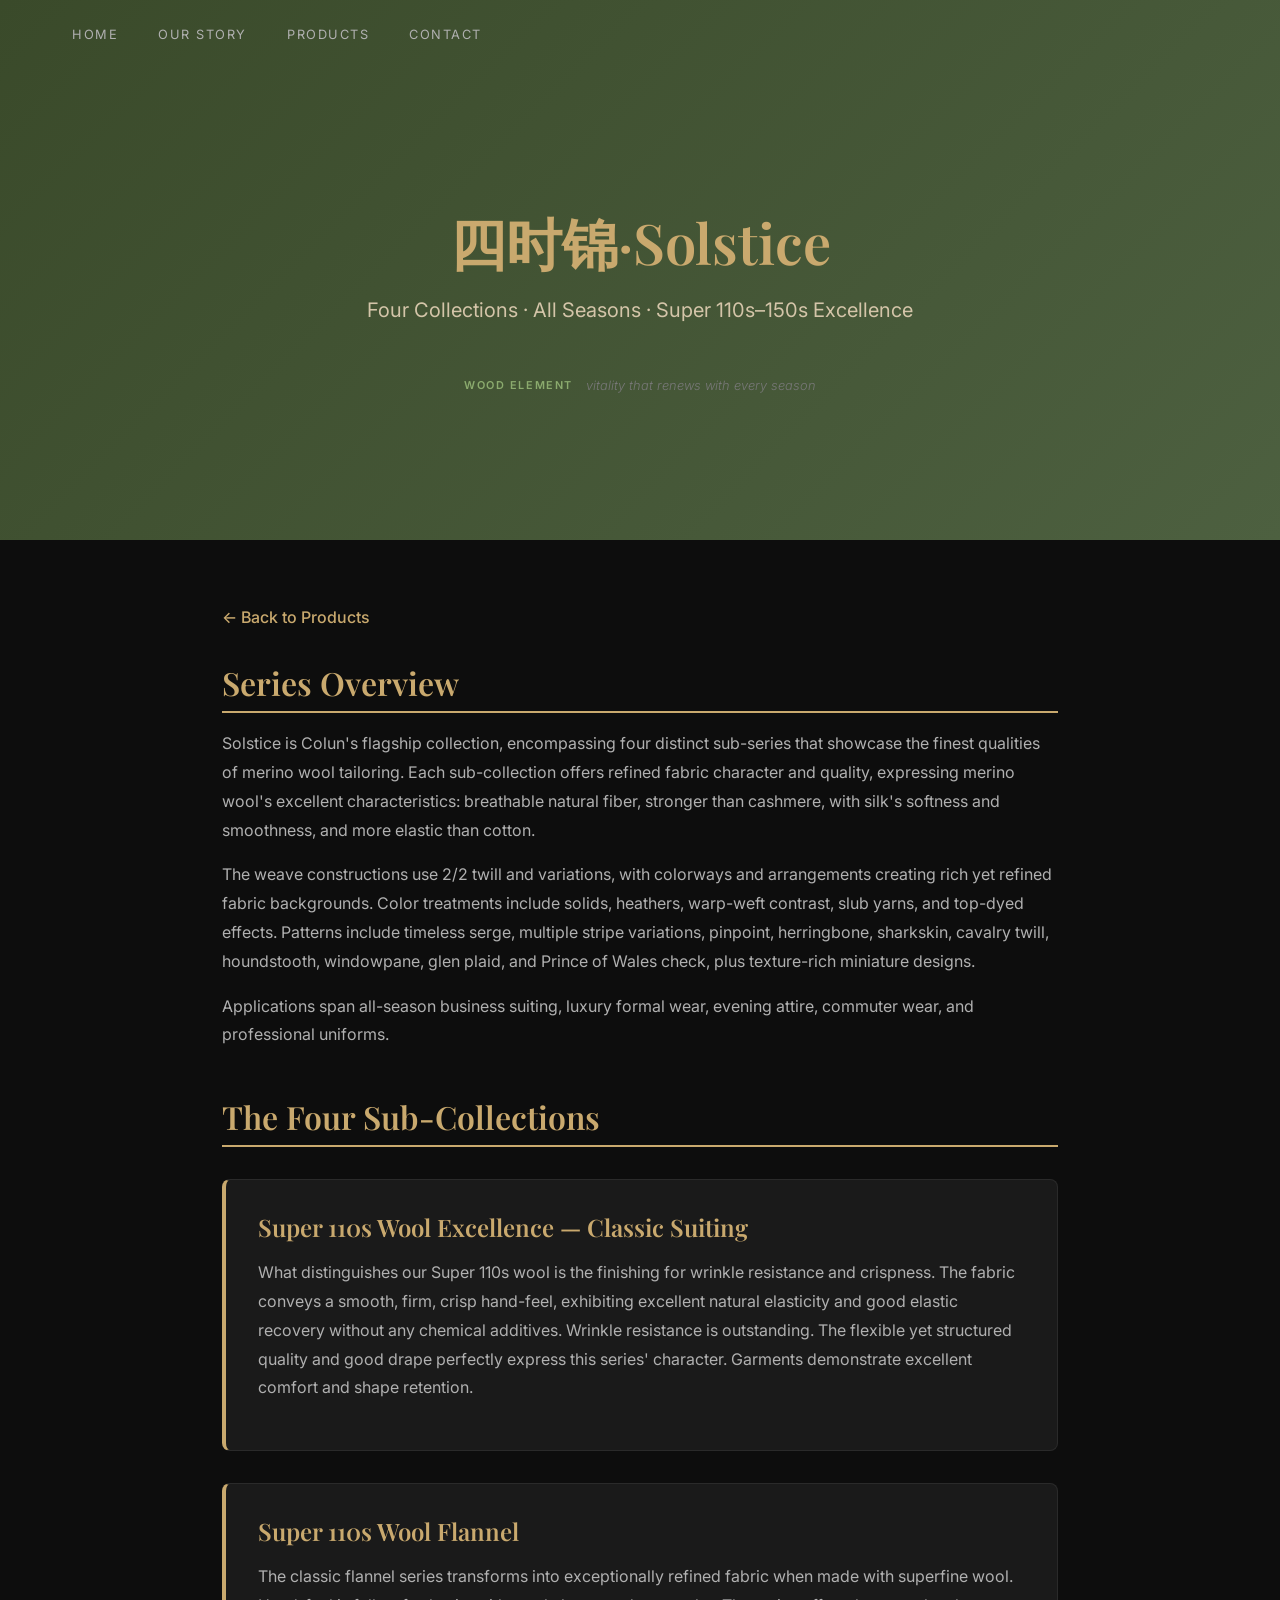
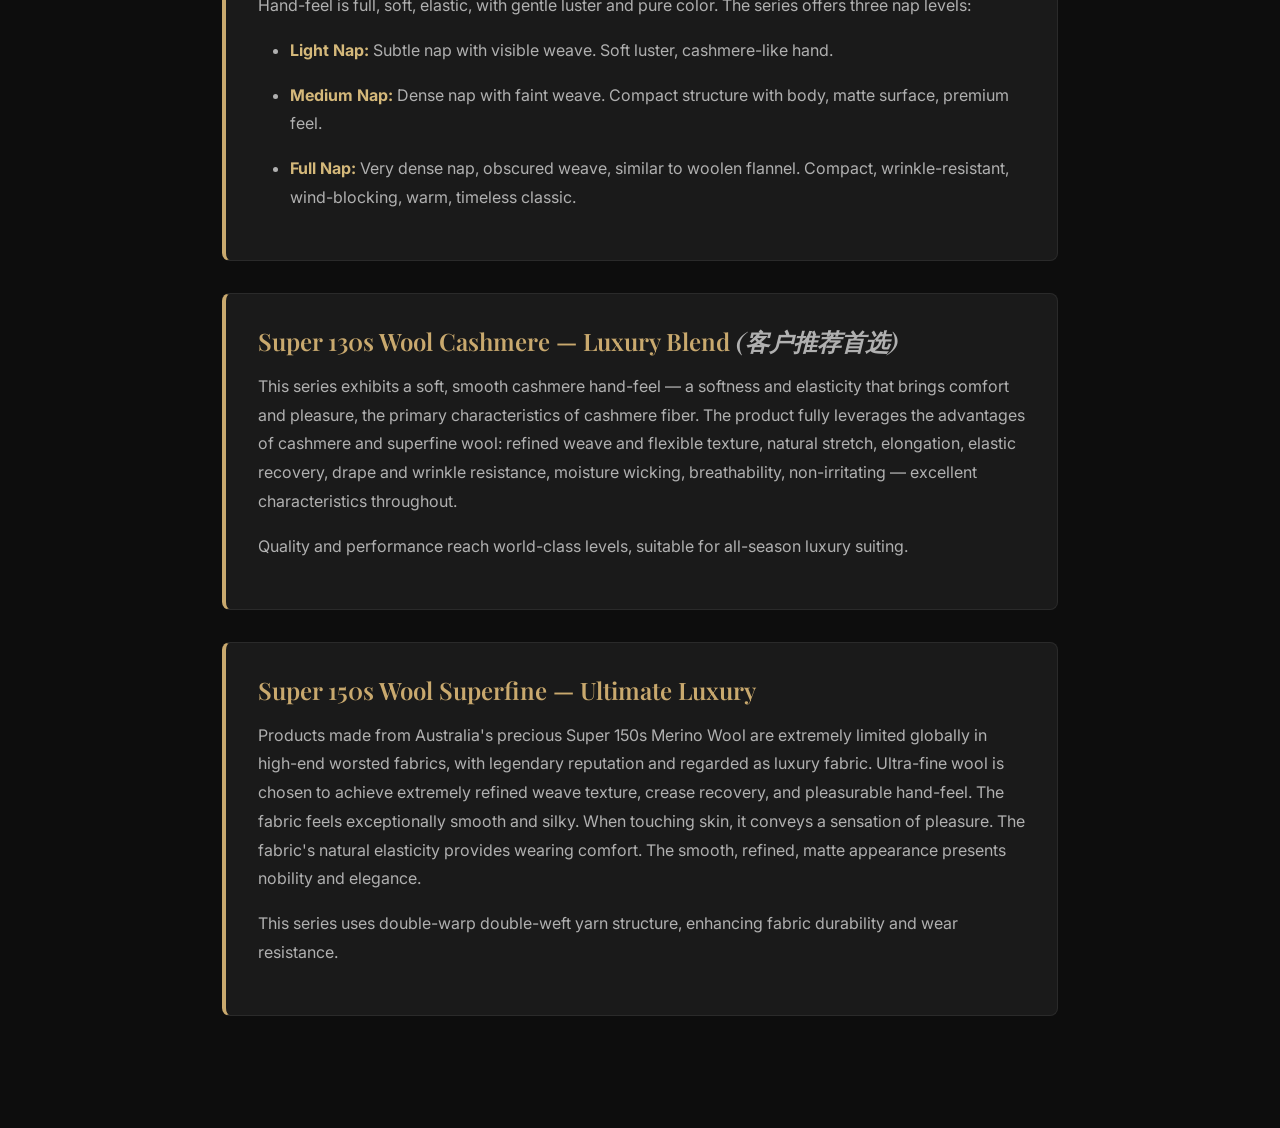
<file: series/solstice.html>
<!DOCTYPE html>
<html lang="en">
<head>
    <meta charset="UTF-8">
    <meta name="viewport" content="width=device-width, initial-scale=1.0">
    <meta name="description" content="四时锦·Solstice — Super 110s-150s pure wool and cashmere blends. Four sub-collections for all-season tailoring by Colun.">
    <title>四时锦·Solstice — Colun Premium Fabrics</title>
    <link rel="preconnect" href="https://fonts.googleapis.com">
    <link rel="preconnect" href="https://fonts.gstatic.com" crossorigin>
    <link href="https://fonts.googleapis.com/css2?family=Playfair+Display:ital,wght@0,400;0,500;0,600;0,700;1,400;1,500&family=Inter:wght@300;400;500;600&display=swap" rel="stylesheet">
    <link rel="stylesheet" href="../css/style.css">
    <style>
        body { background-color: #0d0d0d; }
        .series-hero { min-height: 60vh; background: linear-gradient(135deg, #3a4a2a 0%, #4d6040 100%); display: flex; align-items: center; justify-content: center; text-align: center; padding: 8rem 2rem 4rem; }
        .series-hero-content h1 { font-family: 'Playfair Display', serif; font-size: 3.5rem; color: #c9a96e; margin-bottom: 1rem; }
        .series-hero-content .subtitle { font-size: 1.25rem; color: #d4c5a9; margin-bottom: 2rem; }
        .series-content { max-width: 900px; margin: 0 auto; padding: 4rem 2rem; background-color: #0d0d0d; }
        .series-section { margin-bottom: 3rem; }
        .series-section h2 { font-family: 'Playfair Display', serif; font-size: 2rem; color: #c9a96e; margin-bottom: 1rem; border-bottom: 2px solid #c9a96e; padding-bottom: 0.5rem; }
        .series-section h3 { font-family: 'Playfair Display', serif; font-size: 1.5rem; color: #d4b87a; margin: 2rem 0 1rem; }
        .series-section p, .series-section li { line-height: 1.8; color: #b0b0b0; margin-bottom: 1rem; }
        .back-link { display: inline-block; margin-bottom: 2rem; color: #c9a96e; text-decoration: none; font-weight: 500; }
        .back-link:hover { text-decoration: underline; }
        .subseries-card { background: #1a1a1a; padding: 2rem; margin: 2rem 0; border-radius: 8px; border: 1px solid #2a2a2a; border-left: 4px solid #c9a96e; }
        .subseries-card h3 { margin-top: 0; color: #c9a96e; }
        .subseries-card p { color: #b0b0b0; }
        .subseries-card ul { list-style: disc; padding-left: 2rem; color: #b0b0b0; }
        .subseries-card strong { color: #d4b87a; }
        .subseries-card em { color: #b0b0b0; font-style: italic; }
        .subseries-code { display: inline-block; background: #c9a96e; color: #0d0d0d; padding: 0.25rem 0.75rem; border-radius: 4px; font-size: 0.85rem; font-weight: 600; margin-bottom: 1rem; }
    </style>
</head>
<body>
    <nav class="navbar" id="navbar">
        <div class="container nav-container">
            <ul class="nav-links" id="navLinks">
                <li><a href="../index.html" class="nav-link">Home</a></li>
                <li><a href="../about.html" class="nav-link">Our Story</a></li>
                <li><a href="../index.html#products" class="nav-link">Products</a></li>
                <li><a href="../contact.html" class="nav-link">Contact</a></li>
            </ul>
        </div>
    </nav>

    <section class="series-hero">
        <div class="series-hero-content">
            <h1>四时锦·Solstice</h1>
            <p class="subtitle">Four Collections · All Seasons · Super 110s–150s Excellence</p>
            <div class="element-mark element-wood">
                <span class="element-name">Wood Element</span>
                <span class="element-desc">vitality that renews with every season</span>
            </div>
        </div>
    </section>

    <div class="series-content">
        <a href="../products.html#solstice" class="back-link">← Back to Products</a>

        <div class="series-section">
            <h2>Series Overview</h2>
            <p>Solstice is Colun's flagship collection, encompassing four distinct sub-series that showcase the finest qualities of merino wool tailoring. Each sub-collection offers refined fabric character and quality, expressing merino wool's excellent characteristics: breathable natural fiber, stronger than cashmere, with silk's softness and smoothness, and more elastic than cotton.</p>
            <p>The weave constructions use 2/2 twill and variations, with colorways and arrangements creating rich yet refined fabric backgrounds. Color treatments include solids, heathers, warp-weft contrast, slub yarns, and top-dyed effects. Patterns include timeless serge, multiple stripe variations, pinpoint, herringbone, sharkskin, cavalry twill, houndstooth, windowpane, glen plaid, and Prince of Wales check, plus texture-rich miniature designs.</p>
            <p>Applications span all-season business suiting, luxury formal wear, evening attire, commuter wear, and professional uniforms.</p>
        </div>

        <div class="series-section">
            <h2>The Four Sub-Collections</h2>

            <div class="subseries-card">
                <h3>Super 110s Wool Excellence — Classic Suiting</h3>
                <p>What distinguishes our Super 110s wool is the finishing for wrinkle resistance and crispness. The fabric conveys a smooth, firm, crisp hand-feel, exhibiting excellent natural elasticity and good elastic recovery without any chemical additives. Wrinkle resistance is outstanding. The flexible yet structured quality and good drape perfectly express this series' character. Garments demonstrate excellent comfort and shape retention.</p>
            </div>

            <div class="subseries-card">
                <h3>Super 110s Wool Flannel</h3>
                <p>The classic flannel series transforms into exceptionally refined fabric when made with superfine wool. Hand-feel is full, soft, elastic, with gentle luster and pure color. The series offers three nap levels:</p>
                <ul style="list-style: disc; padding-left: 2rem;">
                    <li><strong>Light Nap:</strong> Subtle nap with visible weave. Soft luster, cashmere-like hand.</li>
                    <li><strong>Medium Nap:</strong> Dense nap with faint weave. Compact structure with body, matte surface, premium feel.</li>
                    <li><strong>Full Nap:</strong> Very dense nap, obscured weave, similar to woolen flannel. Compact, wrinkle-resistant, wind-blocking, warm, timeless classic.</li>
                </ul>
            </div>

            <div class="subseries-card">
                <h3>Super 130s Wool Cashmere — Luxury Blend <em>(客户推荐首选)</em></h3>
                <p>This series exhibits a soft, smooth cashmere hand-feel — a softness and elasticity that brings comfort and pleasure, the primary characteristics of cashmere fiber. The product fully leverages the advantages of cashmere and superfine wool: refined weave and flexible texture, natural stretch, elongation, elastic recovery, drape and wrinkle resistance, moisture wicking, breathability, non-irritating — excellent characteristics throughout.</p>
                <p>Quality and performance reach world-class levels, suitable for all-season luxury suiting.</p>
            </div>

            <div class="subseries-card">
                <h3>Super 150s Wool Superfine — Ultimate Luxury</h3>
                <p>Products made from Australia's precious Super 150s Merino Wool are extremely limited globally in high-end worsted fabrics, with legendary reputation and regarded as luxury fabric. Ultra-fine wool is chosen to achieve extremely refined weave texture, crease recovery, and pleasurable hand-feel. The fabric feels exceptionally smooth and silky. When touching skin, it conveys a sensation of pleasure. The fabric's natural elasticity provides wearing comfort. The smooth, refined, matte appearance presents nobility and elegance.</p>
                <p>This series uses double-warp double-weft yarn structure, enhancing fabric durability and wear resistance.</p>
            </div>
        </div>

    </div>

    <script src="../js/main.js"></script>
</body>
</html>
</file>
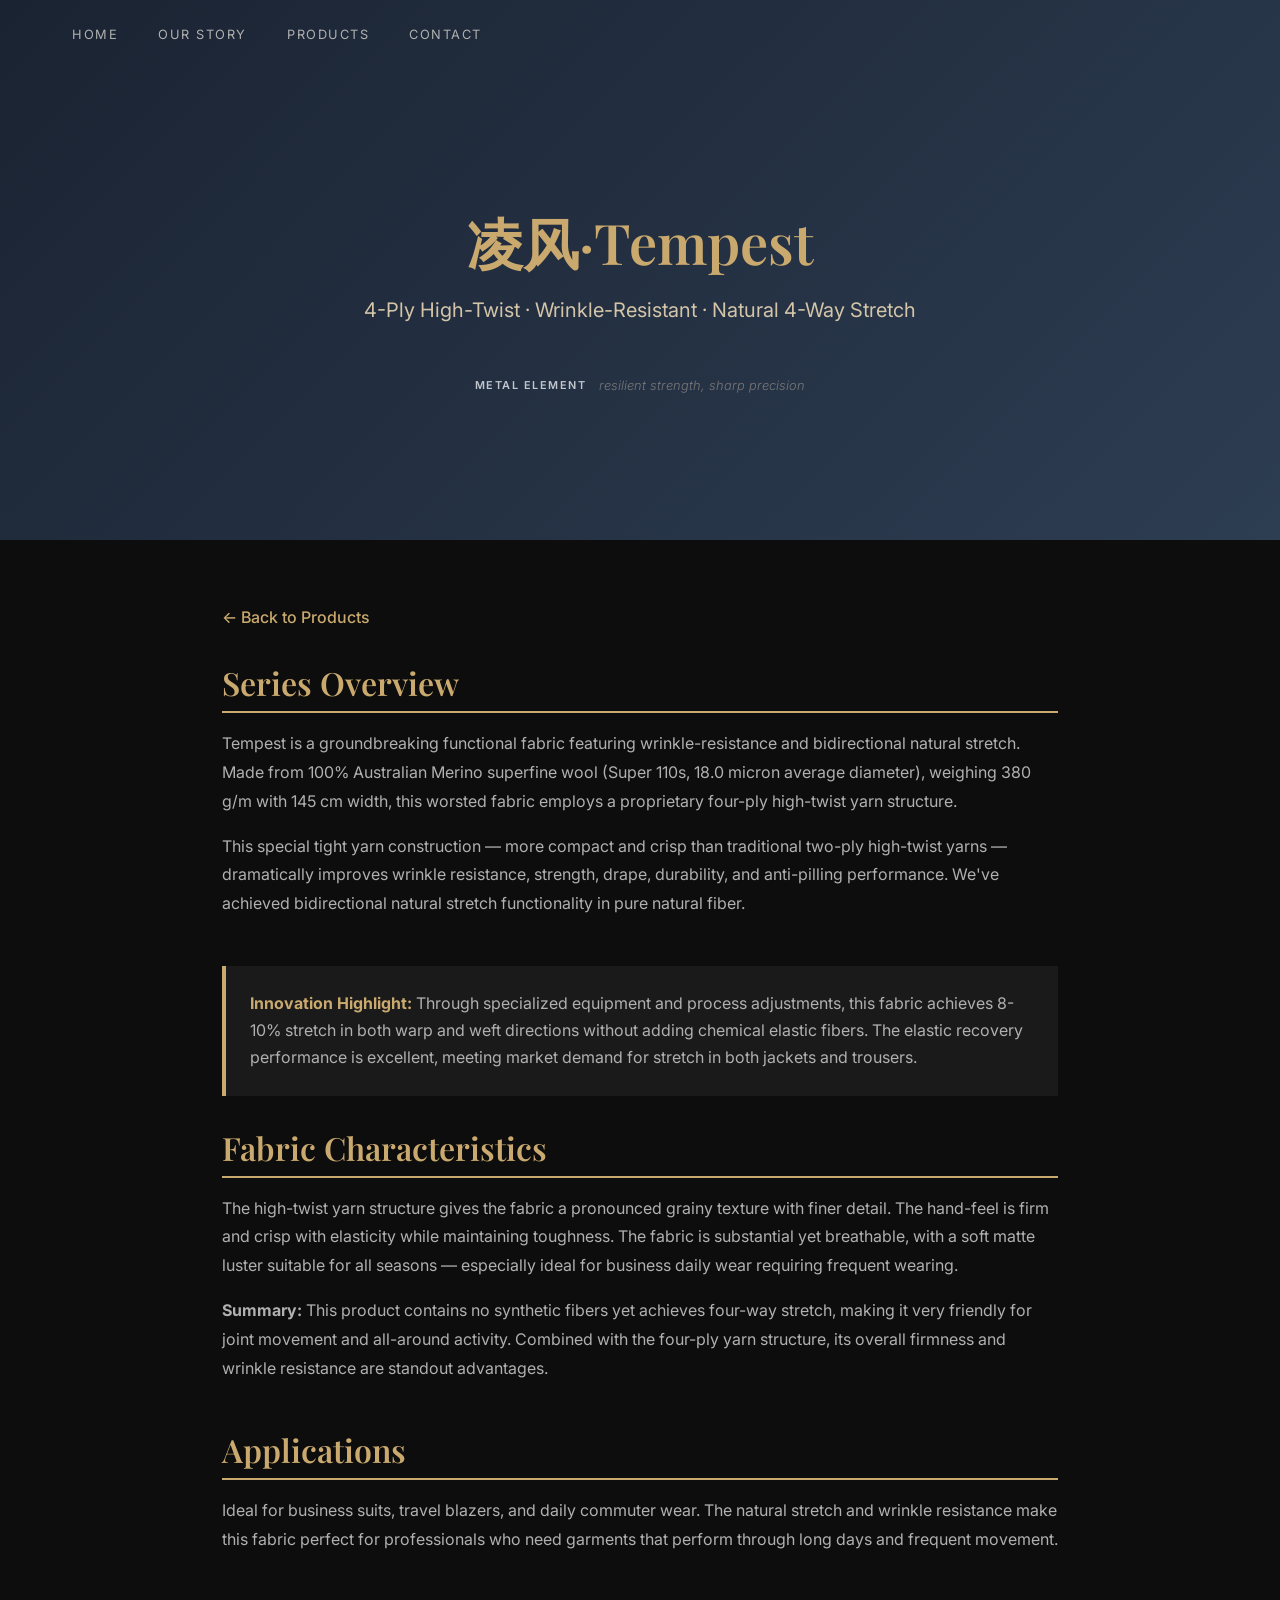
<file: series/tempest.html>
<!DOCTYPE html>
<html lang="en">
<head>
    <meta charset="UTF-8">
    <meta name="viewport" content="width=device-width, initial-scale=1.0">
    <meta name="description" content="凌风·Tempest — 4-ply high-twist 100% wool with natural 4-way stretch. Wrinkle-resistant performance fabric by Colun.">
    <title>凌风·Tempest — Colun Premium Fabrics</title>
    <link rel="preconnect" href="https://fonts.googleapis.com">
    <link rel="preconnect" href="https://fonts.gstatic.com" crossorigin>
    <link href="https://fonts.googleapis.com/css2?family=Playfair+Display:ital,wght@0,400;0,500;0,600;0,700;1,400;1,500&family=Inter:wght@300;400;500;600&display=swap" rel="stylesheet">
    <link rel="stylesheet" href="../css/style.css">
    <style>
        body { background-color: #0d0d0d; }
        .series-hero { min-height: 60vh; background: linear-gradient(135deg, #1a2332 0%, #2d3d52 100%); display: flex; align-items: center; justify-content: center; text-align: center; padding: 8rem 2rem 4rem; }
        .series-hero-content h1 { font-family: 'Playfair Display', serif; font-size: 3.5rem; color: #c9a96e; margin-bottom: 1rem; }
        .series-hero-content .subtitle { font-size: 1.25rem; color: #d4c5a9; margin-bottom: 2rem; }
        .series-content { max-width: 900px; margin: 0 auto; padding: 4rem 2rem; background-color: #0d0d0d; }
        .series-section { margin-bottom: 3rem; }
        .series-section h2 { font-family: 'Playfair Display', serif; font-size: 2rem; color: #c9a96e; margin-bottom: 1rem; border-bottom: 2px solid #c9a96e; padding-bottom: 0.5rem; }
        .series-section p, .series-section li { line-height: 1.8; color: #b0b0b0; margin-bottom: 1rem; }
        .series-section ul { list-style: none; padding-left: 0; }
        .series-section ul li::before { content: "✔ "; color: #c9a96e; font-weight: bold; margin-right: 0.5rem; }
        .back-link { display: inline-block; margin-bottom: 2rem; color: #c9a96e; text-decoration: none; font-weight: 500; }
        .back-link:hover { text-decoration: underline; }
        .highlight-box { background: #1a1a1a; border-left: 4px solid #c9a96e; padding: 1.5rem; margin: 2rem 0; }
        .highlight-box p { color: #b0b0b0; }
        .highlight-box strong { color: #c9a96e; }
    </style>
</head>
<body>
    <nav class="navbar" id="navbar">
        <div class="container nav-container">
            <ul class="nav-links" id="navLinks">
                <li><a href="../index.html" class="nav-link">Home</a></li>
                <li><a href="../about.html" class="nav-link">Our Story</a></li>
                <li><a href="../index.html#products" class="nav-link">Products</a></li>
                <li><a href="../contact.html" class="nav-link">Contact</a></li>
            </ul>
        </div>
    </nav>

    <section class="series-hero">
        <div class="series-hero-content">
            <h1>凌风·Tempest</h1>
            <p class="subtitle">4-Ply High-Twist · Wrinkle-Resistant · Natural 4-Way Stretch</p>
            <div class="element-mark element-metal">
                <span class="element-name">Metal Element</span>
                <span class="element-desc">resilient strength, sharp precision</span>
            </div>
        </div>
    </section>

    <div class="series-content">
        <a href="../products.html#tempest" class="back-link">← Back to Products</a>

        <div class="series-section">
            <h2>Series Overview</h2>
            <p>Tempest is a groundbreaking functional fabric featuring wrinkle-resistance and bidirectional natural stretch. Made from 100% Australian Merino superfine wool (Super 110s, 18.0 micron average diameter), weighing 380 g/m with 145 cm width, this worsted fabric employs a proprietary four-ply high-twist yarn structure.</p>
            <p>This special tight yarn construction — more compact and crisp than traditional two-ply high-twist yarns — dramatically improves wrinkle resistance, strength, drape, durability, and anti-pilling performance. We've achieved bidirectional natural stretch functionality in pure natural fiber.</p>
        </div>

        <div class="highlight-box">
            <p><strong>Innovation Highlight:</strong> Through specialized equipment and process adjustments, this fabric achieves 8-10% stretch in both warp and weft directions without adding chemical elastic fibers. The elastic recovery performance is excellent, meeting market demand for stretch in both jackets and trousers.</p>
        </div>

        <div class="series-section">
            <h2>Fabric Characteristics</h2>
            <p>The high-twist yarn structure gives the fabric a pronounced grainy texture with finer detail. The hand-feel is firm and crisp with elasticity while maintaining toughness. The fabric is substantial yet breathable, with a soft matte luster suitable for all seasons — especially ideal for business daily wear requiring frequent wearing.</p>
            <p><strong>Summary:</strong> This product contains no synthetic fibers yet achieves four-way stretch, making it very friendly for joint movement and all-around activity. Combined with the four-ply yarn structure, its overall firmness and wrinkle resistance are standout advantages.</p>
        </div>

        <div class="series-section">
            <h2>Applications</h2>
            <p>Ideal for business suits, travel blazers, and daily commuter wear. The natural stretch and wrinkle resistance make this fabric perfect for professionals who need garments that perform through long days and frequent movement.</p>
        </div>
    </div>

    <script src="../js/main.js"></script>
</body>
</html>
</file>
<file: css/style.css>
/* ============================================================
   Colun — Premium Worsted Wool Fabrics
   Design: High-End Minimalist · Dark + Gold
   ============================================================ */

/* --- Local Fonts ----------------------------------------- */
@font-face {
    font-family: 'Champignon';
    src: url('../fonts/Champignon.ttf') format('truetype');
    font-weight: normal;
    font-style: normal;
    font-display: swap;
}

/* --- Reset & Base ---------------------------------------- */
*, *::before, *::after {
    margin: 0;
    padding: 0;
    box-sizing: border-box;
}

:root {
    --bg-primary: #0d0d0d;
    --bg-secondary: #151515;
    --bg-alt: #1c1c1c;
    --gold: #c9a96e;
    --gold-light: #d4b87a;
    --gold-dark: #b8944f;
    --text-primary: #f0f0f0;
    --text-secondary: #b0b0b0;
    --text-muted: #787878;
    --border: #2a2a2a;
    --border-light: #333;
    --white: #ffffff;
    --font-heading: 'Playfair Display', Georgia, 'Times New Roman', serif;
    --font-body: 'Inter', 'Helvetica Neue', Arial, sans-serif;
    --transition: 0.3s cubic-bezier(0.4, 0, 0.2, 1);
    --container-max: 1200px;
    --section-padding: 120px 0;
}

html {
    scroll-behavior: smooth;
    font-size: 16px;
}

body {
    font-family: var(--font-body);
    background-color: var(--bg-primary);
    color: var(--text-primary);
    line-height: 1.7;
    -webkit-font-smoothing: antialiased;
    -moz-osx-font-smoothing: grayscale;
    overflow-x: hidden;
    animation: fadeIn 0.5s ease-in;
}

@keyframes fadeIn {
    from {
        opacity: 0;
    }
    to {
        opacity: 1;
    }
}

img {
    max-width: 100%;
    display: block;
}

a {
    color: inherit;
    text-decoration: none;
    transition: color var(--transition);
}

ul {
    list-style: none;
}

.container {
    max-width: var(--container-max);
    margin: 0 auto;
    padding: 0 32px;
}

/* --- Typography ----------------------------------------- */
h1, h2, h3, h4, h5 {
    font-family: var(--font-heading);
    font-weight: 600;
    line-height: 1.25;
}

.section {
    padding: var(--section-padding);
}

.section-alt {
    background-color: var(--bg-secondary);
}

/* Section headers */
.section-header {
    text-align: center;
    margin-bottom: 72px;
}

.section-tag {
    font-family: var(--font-body);
    font-size: 0.75rem;
    font-weight: 500;
    text-transform: uppercase;
    letter-spacing: 0.2em;
    color: var(--gold);
    margin-bottom: 16px;
}

.section-title {
    font-size: clamp(2rem, 4vw, 2.75rem);
    color: var(--white);
    margin-bottom: 20px;
    letter-spacing: -0.01em;
}

.gold-line {
    width: 60px;
    height: 2px;
    background: var(--gold);
    margin: 0 auto 24px;
}

.section-lead {
    font-size: 1.1rem;
    color: var(--text-secondary);
    max-width: 680px;
    margin: 0 auto;
    font-weight: 300;
    line-height: 1.8;
}

/* --- Navigation ----------------------------------------- */
.navbar {
    position: fixed;
    top: 0;
    left: 0;
    right: 0;
    z-index: 1000;
    padding: 20px 0;
    transition: background 0.4s ease, padding 0.4s ease;
    background: transparent;
}

.navbar.scrolled {
    background: rgba(13, 13, 13, 0.95);
    backdrop-filter: blur(12px);
    -webkit-backdrop-filter: blur(12px);
    padding: 12px 0;
    border-bottom: 1px solid var(--gold);
}

.nav-container {
    display: flex;
    align-items: center;
    justify-content: space-between;
}

.nav-logo {
    font-family: 'Champignon', var(--font-heading);
    font-size: 1.8rem;
    font-weight: 400;
    letter-spacing: 0.01em;
    color: var(--white);
    transition: opacity var(--transition);
}

.nav-logo:hover {
    opacity: 0.8;
}

.nav-links {
    display: flex;
    gap: 40px;
}

.nav-link {
    font-size: 0.8rem;
    font-weight: 400;
    text-transform: uppercase;
    letter-spacing: 0.12em;
    color: var(--text-secondary);
    position: relative;
    padding: 4px 0;
}

.nav-link::after {
    content: '';
    position: absolute;
    bottom: -2px;
    left: 0;
    width: 0;
    height: 1px;
    background: var(--gold);
    transition: width var(--transition);
}

.nav-link:hover {
    color: var(--white);
}

.nav-link:hover::after {
    width: 100%;
}

/* Hamburger */
.hamburger {
    display: none;
    flex-direction: column;
    gap: 6px;
    background: none;
    border: none;
    cursor: pointer;
    padding: 4px;
    z-index: 1001;
}

.hamburger span {
    display: block;
    width: 26px;
    height: 1.5px;
    background: var(--white);
    transition: transform 0.3s ease, opacity 0.3s ease;
}

.hamburger.active span:nth-child(1) {
    transform: translateY(7.5px) rotate(45deg);
}

.hamburger.active span:nth-child(2) {
    opacity: 0;
}

.hamburger.active span:nth-child(3) {
    transform: translateY(-7.5px) rotate(-45deg);
}

/* --- Hero Section --------------------------------------- */
.hero {
    position: relative;
    height: 100vh;
    min-height: 700px;
    display: flex;
    align-items: center;
    justify-content: center;
    text-align: center;
    background:
        radial-gradient(ellipse at 50% 0%, rgba(201, 169, 110, 0.08) 0%, transparent 70%),
        radial-gradient(ellipse at 80% 80%, rgba(201, 169, 110, 0.04) 0%, transparent 50%),
        linear-gradient(180deg, #0a0a0a 0%, #0d0d0d 40%, #111 100%);
    overflow: hidden;
}

/* Texture overlay */
.hero::before {
    content: '';
    position: absolute;
    inset: 0;
    background:
        repeating-linear-gradient(
            0deg,
            transparent,
            transparent 2px,
            rgba(255,255,255,0.008) 2px,
            rgba(255,255,255,0.008) 4px
        );
    pointer-events: none;
}

.hero-overlay {
    position: absolute;
    inset: 0;
    background: radial-gradient(ellipse at center, transparent 40%, rgba(0,0,0,0.5) 100%);
}

.hero-content {
    position: relative;
    z-index: 2;
    padding: 0 24px;
}

.hero-eyebrow {
    font-size: 0.75rem;
    text-transform: uppercase;
    letter-spacing: 0.28em;
    color: var(--gold);
    margin-bottom: 28px;
    font-weight: 400;
}

.hero-logo {
    width: min(320px, 60vw);
    height: auto;
    opacity: 0.75;
    margin-bottom: 16px;
    display: block;
    margin-left: auto;
    margin-right: auto;
    transition: opacity 0.4s ease;
}

.hero-logo:hover {
    opacity: 0.95;
}

.hero-title {
    font-family: 'Champignon', var(--font-heading);
    font-size: clamp(5rem, 9vw, 7rem);
    font-weight: 400;
    letter-spacing: 0.02em;
    color: var(--white);
    margin-bottom: 16px;
    line-height: 1;
}

.hero-subtitle {
    font-family: var(--font-heading);
    font-size: clamp(1.1rem, 2.5vw, 1.5rem);
    font-style: italic;
    font-weight: 400;
    color: var(--gold-light);
    margin-bottom: 28px;
    letter-spacing: 0.04em;
}

.hero-desc {
    font-size: 0.95rem;
    color: var(--text-secondary);
    line-height: 1.8;
    margin-bottom: 48px;
    font-weight: 300;
    max-width: 520px;
    margin-left: auto;
    margin-right: auto;
}

.hero-buttons {
    display: flex;
    gap: 20px;
    justify-content: center;
    flex-wrap: wrap;
}

/* Buttons */
.btn {
    display: inline-block;
    padding: 14px 36px;
    font-size: 0.8rem;
    font-weight: 500;
    text-transform: uppercase;
    letter-spacing: 0.1em;
    border: 1px solid transparent;
    cursor: pointer;
    transition: all var(--transition);
    font-family: var(--font-body);
}

.btn-gold {
    background: var(--gold);
    color: #0d0d0d;
    border-color: var(--gold);
}

.btn-gold:hover {
    background: var(--gold-light);
    border-color: var(--gold-light);
}

.btn-outline {
    background: transparent;
    color: var(--white);
    border-color: rgba(255,255,255,0.3);
}

.btn-outline:hover {
    border-color: var(--gold);
    color: var(--gold);
}

/* Hero scroll indicator */
.hero-scroll-indicator {
    position: absolute;
    bottom: 40px;
    left: 50%;
    transform: translateX(-50%);
    z-index: 2;
}

.hero-scroll-indicator span {
    display: block;
    width: 1px;
    height: 40px;
    background: linear-gradient(to bottom, var(--gold), transparent);
    animation: scrollPulse 2s ease-in-out infinite;
}

@keyframes scrollPulse {
    0%, 100% { opacity: 0.3; transform: scaleY(1); }
    50% { opacity: 1; transform: scaleY(1.2); }
}

/* --- About / Features ----------------------------------- */
.features-grid {
    display: grid;
    grid-template-columns: repeat(3, 1fr);
    gap: 40px;
}

.feature-card {
    text-align: center;
    padding: 40px 28px;
    background: var(--bg-alt);
    border: 1px solid var(--border);
    transition: border-color var(--transition), transform var(--transition);
}

.feature-card:hover {
    border-color: var(--border-light);
    transform: translateY(-4px);
}

.feature-icon {
    margin-bottom: 24px;
    display: flex;
    justify-content: center;
}

.feature-icon svg {
    transition: stroke var(--transition);
}

.feature-card:hover .feature-icon svg {
    stroke: var(--gold-light);
}

.feature-card h3 {
    font-family: var(--font-heading);
    font-size: 1.2rem;
    color: var(--white);
    margin-bottom: 14px;
    letter-spacing: 0.02em;
}

.feature-card p {
    font-size: 0.9rem;
    color: var(--text-secondary);
    line-height: 1.75;
    font-weight: 300;
}

/* --- Brand Values Row ----------------------------------- */
.brand-values {
    margin-top: 64px;
    padding-top: 48px;
    border-top: 1px solid var(--border);
}

.brand-values-grid {
    display: grid;
    grid-template-columns: repeat(3, 1fr);
    gap: 48px;
}

.brand-value-item {
    text-align: left;
}

.bv-number {
    font-family: var(--font-heading);
    font-size: 2.5rem;
    color: var(--gold);
    display: block;
    margin-bottom: 12px;
    line-height: 1;
    opacity: 0.6;
}

.brand-value-item h4 {
    font-family: var(--font-heading);
    font-size: 1.1rem;
    color: var(--white);
    margin-bottom: 10px;
    letter-spacing: 0.03em;
}

.brand-value-item p {
    font-size: 0.85rem;
    color: var(--text-secondary);
    line-height: 1.7;
    font-weight: 300;
}

/* --- Products Section ----------------------------------- */
.product-grid {
    display: flex;
    flex-direction: column;
    gap: 32px;
}

.product-card {
    background: var(--bg-alt);
    border: 1px solid var(--border);
    overflow: hidden;
    transition: border-color var(--transition), box-shadow var(--transition);
}

.product-card:hover {
    border-color: var(--border-light);
    box-shadow: 0 8px 40px rgba(0,0,0,0.3);
}

.product-card-header {
    padding: 40px 40px 24px;
    border-bottom: 1px solid var(--border);
}

.product-badge {
    display: inline-block;
    font-size: 0.65rem;
    text-transform: uppercase;
    letter-spacing: 0.14em;
    color: var(--gold);
    border: 1px solid var(--gold);
    padding: 4px 14px;
    margin-bottom: 20px;
    font-weight: 500;
}

.product-badge.badge-summer {
    color: #7eb8a0;
    border-color: #7eb8a0;
}

.product-badge.badge-tech {
    color: #8ba8c8;
    border-color: #8ba8c8;
}

.product-badge.badge-pro {
    color: #b8956a;
    border-color: #b8956a;
}

.product-badge.badge-new {
    color: #c97a5e;
    border-color: #c97a5e;
}

.product-name {
    font-size: 1.5rem;
    color: var(--white);
    margin-bottom: 6px;
    letter-spacing: 0.03em;
}

.product-subtitle {
    font-size: 0.85rem;
    color: var(--text-muted);
    font-weight: 400;
    font-style: italic;
}

.element-mark {
    display: inline-flex;
    align-items: center;
    gap: 13px;
    margin-top: 16px;
}

.element-glyph {
    position: relative;
    flex-shrink: 0;
    width: 30px;
    height: 30px;
    display: flex;
    align-items: center;
    justify-content: center;
}

.element-icon {
    position: relative;
    width: 24px;
    height: 24px;
    color: currentColor;
    opacity: 0.5;
    transition: opacity 0.35s ease, transform 0.35s ease;
}

.element-info {
    display: flex;
    flex-direction: column;
    line-height: 1.35;
    gap: 2px;
}

.element-name {
    font-size: 0.68rem;
    text-transform: uppercase;
    letter-spacing: 0.14em;
    font-weight: 600;
    color: currentColor;
}

.element-desc {
    font-size: 0.8rem;
    color: var(--text-muted);
    font-style: italic;
    font-weight: 300;
}

.element-mark:hover .element-icon { opacity: 1; transform: scale(1.12); }

.element-mark.element-wood { color: #8bab6e; }
.element-mark.element-water { color: #7fa6c9; }
.element-mark.element-metal { color: #c2c7ce; }
.element-mark.element-earth { color: #b8956a; }
.element-mark.element-fire { color: #c9705a; }

.product-card-body {
    padding: 32px 40px 40px;
}

.product-specs {
    display: grid;
    grid-template-columns: repeat(4, 1fr);
    gap: 24px;
    margin-bottom: 24px;
    padding-bottom: 24px;
    border-bottom: 1px solid var(--border);
}

.spec-item {
    display: flex;
    flex-direction: column;
    gap: 6px;
}

.spec-label {
    font-size: 0.65rem;
    text-transform: uppercase;
    letter-spacing: 0.12em;
    color: var(--text-muted);
    font-weight: 500;
}

.spec-value {
    font-size: 0.9rem;
    color: var(--text-primary);
    font-weight: 400;
}

.product-desc {
    font-size: 0.9rem;
    color: var(--text-secondary);
    line-height: 1.8;
    font-weight: 300;
}

/* Product features list */
.product-features {
    display: flex;
    flex-direction: column;
    gap: 16px;
    margin-bottom: 24px;
    padding-bottom: 24px;
    border-bottom: 1px solid var(--border);
}

.feature-row {
    display: flex;
    flex-direction: column;
    gap: 4px;
}

.feature-title {
    font-size: 0.75rem;
    font-weight: 600;
    text-transform: uppercase;
    letter-spacing: 0.08em;
    color: var(--gold);
}

.feature-desc {
    font-size: 0.85rem;
    color: var(--text-secondary);
    line-height: 1.7;
    font-weight: 300;
}

/* --- Quality Section ------------------------------------ */
.cert-banner {
    display: flex;
    gap: 24px;
    margin-bottom: 64px;
    flex-wrap: wrap;
}

.cert-badge {
    flex: 1;
    min-width: 260px;
    display: flex;
    align-items: center;
    gap: 16px;
    padding: 28px 32px;
    background: var(--bg-alt);
    border: 1px solid var(--border);
    transition: border-color var(--transition);
}

.cert-badge:hover {
    border-color: var(--gold-dark);
}

.cert-icon {
    font-size: 1.6rem;
    color: var(--gold);
    flex-shrink: 0;
}

.cert-badge strong {
    display: block;
    font-size: 0.9rem;
    color: var(--white);
    font-weight: 600;
    margin-bottom: 2px;
}

.cert-badge span:last-child {
    font-size: 0.75rem;
    color: var(--text-muted);
}

.quality-block {
    margin-bottom: 56px;
}

.quality-block-title {
    font-size: 1.15rem;
    color: var(--white);
    margin-bottom: 28px;
    padding-bottom: 16px;
    border-bottom: 1px solid var(--border);
    letter-spacing: 0.02em;
}

/* Substance grid */
.substance-grid {
    display: grid;
    grid-template-columns: repeat(3, 1fr);
    gap: 16px;
}

.substance-item {
    display: flex;
    align-items: center;
    gap: 12px;
    padding: 16px 20px;
    background: rgba(201, 169, 110, 0.04);
    border: 1px solid rgba(201, 169, 110, 0.1);
    font-size: 0.9rem;
    color: var(--text-primary);
    transition: border-color var(--transition);
}

.substance-item:hover {
    border-color: rgba(201, 169, 110, 0.25);
}

.check-icon {
    color: var(--gold);
    font-size: 1.1rem;
    font-weight: 700;
    flex-shrink: 0;
}

/* Quality Table */
.quality-table {
    width: 100%;
    border-collapse: collapse;
    font-size: 0.9rem;
}

.quality-table thead {
    border-bottom: 2px solid var(--gold);
}

.quality-table th {
    text-align: left;
    padding: 16px 20px;
    font-size: 0.7rem;
    text-transform: uppercase;
    letter-spacing: 0.12em;
    color: var(--gold);
    font-weight: 500;
}

.quality-table td {
    padding: 18px 20px;
    border-bottom: 1px solid var(--border);
    color: var(--text-secondary);
    font-weight: 300;
}

.quality-table tbody tr {
    transition: background 0.2s ease;
}

.quality-table tbody tr:hover {
    background: rgba(255,255,255,0.02);
}

.quality-table tbody tr td:first-child {
    color: var(--text-primary);
    font-weight: 400;
}

.quality-table tbody tr td:last-child {
    color: var(--white);
    font-weight: 500;
    font-family: var(--font-heading);
}

/* --- Accordion Gallery (Hand风琴图片画廊) ----------------- */
.accordion-gallery {
    display: flex;
    gap: 12px;
    height: 520px;
    perspective: 1200px;
}

.accordion-item {
    position: relative;
    flex: 1;
    overflow: hidden;
    border-radius: 16px;
    cursor: pointer;
    transition: flex 0.6s cubic-bezier(0.4, 0, 0.2, 1),
                transform 0.6s cubic-bezier(0.4, 0, 0.2, 1);
    transform-style: preserve-3d;
}

.accordion-item.active {
    flex: 3;
}

.accordion-item:not(.active) {
    transform: rotateY(4deg);
}

.accordion-item:not(.active):hover {
    transform: rotateY(0deg) scale(1.02);
}

.accordion-item img {
    position: absolute;
    top: 50%;
    left: 50%;
    transform: translate(-50%, -50%);
    width: 100%;
    height: 100%;
    object-fit: cover;
    filter: grayscale(1) brightness(0.7);
    transition: filter 0.6s ease, transform 0.6s ease;
}

.accordion-item.active img {
    filter: grayscale(0) brightness(1);
    transform: translate(-50%, -50%) scale(1.05);
}

.accordion-item::before {
    content: '';
    position: absolute;
    inset: 0;
    background: linear-gradient(180deg, transparent 40%, rgba(0,0,0,0.7) 100%);
    opacity: 1;
    transition: opacity 0.6s ease;
    z-index: 1;
}

.accordion-item.active::before {
    opacity: 0.3;
}

.accordion-label {
    position: absolute;
    bottom: 32px;
    left: 32px;
    right: 32px;
    z-index: 2;
    display: flex;
    align-items: center;
    gap: 16px;
    opacity: 0;
    transform: translateX(-20px);
    transition: opacity 0.4s ease 0.2s, transform 0.4s ease 0.2s;
}

.accordion-item.active .accordion-label {
    opacity: 1;
    transform: translateX(0);
}

.accordion-bar {
    width: 4px;
    height: 48px;
    background: var(--gold);
    border-radius: 2px;
}

.accordion-text {
    font-family: var(--font-heading);
    font-size: 1.5rem;
    color: var(--white);
    font-weight: 600;
    letter-spacing: 0.02em;
    text-shadow: 0 2px 8px rgba(0,0,0,0.4);
}

/* Photo grid fallback (for browsers without JS) */
.photo-grid {
    display: grid;
    grid-template-columns: repeat(4, 1fr);
    gap: 16px;
}

.photo-grid img {
    width: 100%;
    height: auto;
    display: block;
    border: 1px solid var(--border);
    transition: transform var(--transition), border-color var(--transition);
    cursor: pointer;
}

.photo-grid img:hover {
    transform: scale(1.02);
    border-color: var(--gold);
}

/* ---- Placeholder (fallback when no images) ---- */
.photo-placeholder {
    grid-column: 1 / -1;
    display: flex;
    align-items: center;
    justify-content: center;
    min-height: 200px;
    border: 1px dashed var(--border-light);
    color: var(--text-muted);
    text-align: center;
    font-size: 0.9rem;
    line-height: 1.8;
    transition: border-color var(--transition);
}

.photo-placeholder:hover {
    border-color: var(--gold);
}

/* ---- Responsive ---- */
@media (max-width: 768px) {
    .photo-grid {
        grid-template-columns: repeat(2, 1fr);
    }
}

@media (max-width: 480px) {
    .photo-grid {
        grid-template-columns: 1fr;
    }
}

/* --- Contact Section ------------------------------------ */
.contact-grid {
    display: grid;
    grid-template-columns: 1fr 1.2fr;
    gap: 64px;
    align-items: start;
}

.contact-info h3 {
    font-family: 'Champignon', var(--font-heading);
    font-size: 2.2rem;
    font-weight: 400;
    color: var(--white);
    margin-bottom: 6px;
}

.contact-subtitle {
    font-size: 0.8rem;
    color: var(--text-muted);
    margin-bottom: 36px;
    letter-spacing: 0.03em;
}

.contact-details {
    margin-bottom: 28px;
}

.contact-item {
    display: flex;
    align-items: center;
    gap: 14px;
    padding: 12px 0;
    font-size: 0.9rem;
    color: var(--text-secondary);
}

.contact-icon {
    font-size: 1.1rem;
    color: var(--gold);
    width: 24px;
    text-align: center;
    flex-shrink: 0;
}

.contact-note {
    font-size: 0.85rem;
    color: var(--text-muted);
    line-height: 1.7;
    padding-top: 8px;
    border-top: 1px solid var(--border);
}

/* Form */
.contact-form {
    display: flex;
    flex-direction: column;
    gap: 20px;
}

.form-group {
    display: flex;
    flex-direction: column;
    gap: 8px;
}

.form-group label {
    font-size: 0.7rem;
    text-transform: uppercase;
    letter-spacing: 0.1em;
    color: var(--text-muted);
    font-weight: 500;
}

.form-group input,
.form-group textarea {
    padding: 14px 16px;
    background: transparent;
    border: 1px solid var(--border-light);
    color: var(--text-primary);
    font-family: var(--font-body);
    font-size: 0.9rem;
    transition: border-color var(--transition);
    resize: vertical;
}

.form-group input:focus,
.form-group textarea:focus {
    outline: none;
    border-color: var(--gold);
}

.form-group input::placeholder,
.form-group textarea::placeholder {
    color: var(--text-muted);
}

.form-success {
    color: #7eb8a0;
    font-size: 0.85rem;
    margin-top: 4px;
}

/* --- Footer --------------------------------------------- */
.footer {
    background: #0a0a0a;
    padding: 72px 0 36px;
    border-top: 1px solid var(--border);
}

.footer-grid {
    display: grid;
    grid-template-columns: 2fr 1fr 1fr;
    gap: 48px;
    margin-bottom: 48px;
}

.footer-logo {
    font-family: 'Champignon', var(--font-heading);
    font-size: 2rem;
    font-weight: 400;
    letter-spacing: 0.01em;
    color: var(--white);
    display: inline-block;
    margin-bottom: 16px;
    transition: opacity var(--transition);
}

.footer-logo:hover {
    opacity: 0.8;
}

.footer-brand p {
    font-size: 0.85rem;
    color: var(--text-muted);
    line-height: 1.7;
    max-width: 300px;
}

.footer-links h4 {
    font-family: var(--font-body);
    font-size: 0.65rem;
    text-transform: uppercase;
    letter-spacing: 0.14em;
    color: var(--text-muted);
    margin-bottom: 20px;
    font-weight: 500;
}

.footer-links ul {
    display: flex;
    flex-direction: column;
    gap: 10px;
}

.footer-links a {
    font-size: 0.85rem;
    color: var(--text-secondary);
    transition: color var(--transition);
}

.footer-links a:hover {
    color: var(--gold);
}

.footer-bottom {
    padding-top: 28px;
    border-top: 1px solid var(--border);
}

.footer-bottom p {
    font-size: 0.75rem;
    color: var(--text-muted);
}

/* --- Scroll Animations ---------------------------------- */
.fade-in {
    opacity: 0;
    transform: translateY(30px);
    transition: opacity 0.8s ease, transform 0.8s ease;
}

.fade-in.visible {
    opacity: 1;
    transform: translateY(0);
}

/* Staggered delay helpers */
.fade-in-delay-1 { transition-delay: 0.1s; }
.fade-in-delay-2 { transition-delay: 0.2s; }
.fade-in-delay-3 { transition-delay: 0.3s; }

/* --- Responsive ----------------------------------------- */
@media (max-width: 1024px) {
    .product-specs {
        grid-template-columns: repeat(2, 1fr);
    }
}

@media (max-width: 768px) {
    :root {
        --section-padding: 80px 0;
    }

    .container {
        padding: 0 20px;
    }

    /* Navigation */
    .nav-links {
        position: fixed;
        top: 0;
        right: -100%;
        width: 280px;
        height: 100vh;
        background: rgba(13, 13, 13, 0.98);
        backdrop-filter: blur(12px);
        -webkit-backdrop-filter: blur(12px);
        flex-direction: column;
        justify-content: center;
        align-items: center;
        gap: 36px;
        transition: right 0.4s ease;
    }

    .nav-links.active {
        right: 0;
    }

    .nav-link {
        font-size: 0.9rem;
    }

    .hamburger {
        display: flex;
    }

    /* Features */
    .features-grid {
        grid-template-columns: 1fr;
        gap: 24px;
    }

    /* Brand Values */
    .brand-values-grid {
        grid-template-columns: 1fr;
        gap: 32px;
    }


    /* Product cards */
    .product-card-header,
    .product-card-body {
        padding: 28px 24px;
    }

    .product-specs {
        grid-template-columns: 1fr 1fr;
        gap: 16px;
    }

    .product-name {
        font-size: 1.25rem;
    }

    /* Cert banner */
    .cert-banner {
        flex-direction: column;
    }

    /* Substance grid */
    .substance-grid {
        grid-template-columns: repeat(2, 1fr);
    }

    /* Quality table */
    .quality-table {
        font-size: 0.8rem;
    }

    .quality-table th,
    .quality-table td {
        padding: 12px 14px;
    }

    /* Contact */
    .contact-grid {
        grid-template-columns: 1fr;
        gap: 40px;
    }

    /* Footer */
    .footer-grid {
        grid-template-columns: 1fr;
        gap: 36px;
    }
}

@media (max-width: 480px) {
    .hero-buttons {
        flex-direction: column;
        align-items: center;
    }

    .btn {
        width: 100%;
        text-align: center;
    }

    .product-specs {
        grid-template-columns: 1fr;
    }

    .substance-grid {
        grid-template-columns: 1fr;
    }

    .section-title {
        font-size: 1.7rem;
    }
}

/* ============================================================
   Gallery & Lightbox
   ============================================================ */

/* Gallery Button */
.btn-gallery {
    display: inline-block;
    margin-top: 20px;
    padding: 12px 28px;
    background: transparent;
    color: var(--gold);
    border: 1px solid var(--gold);
    font-size: 0.75rem;
    font-weight: 500;
    text-transform: uppercase;
    letter-spacing: 0.1em;
    cursor: pointer;
    transition: all var(--transition);
}

.btn-gallery:hover {
    background: var(--gold);
    color: #0d0d0d;
}

/* Outline Button (Learn More) */
.btn-learn-more {
    display: inline-block;
    margin-top: 20px;
    padding: 12px 28px;
    background: var(--gold);
    color: #0d0d0d;
    border: 1px solid var(--gold);
    font-size: 0.75rem;
    font-weight: 600;
    text-transform: uppercase;
    letter-spacing: 0.1em;
    cursor: pointer;
    transition: all var(--transition);
}

.btn-learn-more:hover {
    background: transparent;
    color: var(--gold);
}

/* Gallery Overlay */
.gallery-overlay {
    position: fixed;
    inset: 0;
    z-index: 9999;
    display: flex;
    align-items: flex-start;
    justify-content: center;
    opacity: 0;
    pointer-events: none;
    transition: opacity 0.35s ease;
}

.gallery-overlay.active {
    opacity: 1;
    pointer-events: auto;
}

.gallery-backdrop {
    position: absolute;
    inset: 0;
    background: rgba(0, 0, 0, 0.92);
    backdrop-filter: blur(8px);
    -webkit-backdrop-filter: blur(8px);
}

.gallery-panel {
    position: relative;
    z-index: 2;
    width: 100%;
    max-width: 1200px;
    height: 100vh;
    overflow-y: auto;
    padding: 80px 32px 60px;
}

.gallery-close {
    position: fixed;
    top: 24px;
    right: 32px;
    z-index: 10;
    background: none;
    border: none;
    color: var(--text-secondary);
    font-size: 2.2rem;
    cursor: pointer;
    transition: color var(--transition);
    line-height: 1;
    padding: 8px;
}

.gallery-close:hover {
    color: var(--white);
}

.gallery-title {
    font-family: var(--font-heading);
    font-size: 1.8rem;
    color: var(--white);
    text-align: center;
    margin-bottom: 36px;
    letter-spacing: 0.04em;
}

/* Gallery Tabs */
.gallery-tabs {
    display: flex;
    justify-content: center;
    gap: 8px;
    margin-bottom: 36px;
    flex-wrap: wrap;
}

.gallery-tab {
    padding: 10px 22px;
    background: transparent;
    color: var(--text-secondary);
    border: 1px solid var(--border-light);
    font-size: 0.75rem;
    font-weight: 500;
    text-transform: uppercase;
    letter-spacing: 0.08em;
    cursor: pointer;
    transition: all var(--transition);
    font-family: var(--font-body);
}

.gallery-tab:hover {
    color: var(--white);
    border-color: var(--text-secondary);
}

.gallery-tab.active {
    background: var(--gold);
    color: #0d0d0d;
    border-color: var(--gold);
}

/* Gallery Grid */
.gallery-grid {
    display: grid;
    grid-template-columns: repeat(4, 1fr);
    gap: 16px;
}

.gallery-item {
    cursor: pointer;
    overflow: hidden;
    background: var(--bg-alt);
    border: 1px solid transparent;
    transition: border-color var(--transition), transform var(--transition);
    aspect-ratio: 4 / 3;
}

.gallery-item:hover {
    border-color: var(--gold);
    transform: translateY(-2px);
}

.gallery-item img {
    width: 100%;
    height: 100%;
    object-fit: cover;
    display: block;
}

/* Lightbox */
.lightbox {
    position: fixed;
    inset: 0;
    z-index: 10001;
    background: rgba(0, 0, 0, 0.96);
    display: flex;
    align-items: center;
    justify-content: center;
    opacity: 0;
    pointer-events: none;
    transition: opacity 0.3s ease;
}

.lightbox.active {
    opacity: 1;
    pointer-events: auto;
}

.lightbox img {
    max-width: 90vw;
    max-height: 85vh;
    object-fit: contain;
    box-shadow: 0 4px 60px rgba(0,0,0,0.5);
}

.lightbox-close {
    position: fixed;
    top: 24px;
    right: 32px;
    z-index: 10;
    background: none;
    border: none;
    color: var(--text-secondary);
    font-size: 2.4rem;
    cursor: pointer;
    transition: color var(--transition);
    line-height: 1;
    padding: 8px;
}

.lightbox-close:hover {
    color: var(--white);
}

.lightbox-nav {
    position: fixed;
    top: 50%;
    transform: translateY(-50%);
    z-index: 10;
    background: rgba(255,255,255,0.06);
    border: 1px solid rgba(255,255,255,0.1);
    color: var(--text-secondary);
    font-size: 2.4rem;
    width: 56px;
    height: 80px;
    cursor: pointer;
    transition: all var(--transition);
    display: flex;
    align-items: center;
    justify-content: center;
    line-height: 1;
}

.lightbox-nav:hover {
    background: rgba(255,255,255,0.12);
    color: var(--white);
}

.lightbox-prev {
    left: 24px;
    border-radius: 0 4px 4px 0;
}

.lightbox-next {
    right: 24px;
    border-radius: 4px 0 0 4px;
}

.lightbox-counter {
    position: fixed;
    bottom: 28px;
    left: 50%;
    transform: translateX(-50%);
    color: var(--text-secondary);
    font-size: 0.85rem;
    font-weight: 400;
    letter-spacing: 0.05em;
}

/* Gallery Empty State */
.gallery-empty {
    grid-column: 1 / -1;
    text-align: center;
    padding: 60px 20px;
    color: var(--text-muted);
}

.gallery-empty p {
    font-size: 1rem;
    margin-bottom: 8px;
}

/* Responsive Gallery */
@media (max-width: 1024px) {
    .gallery-grid {
        grid-template-columns: repeat(3, 1fr);
    }
}

@media (max-width: 768px) {
    .gallery-grid {
        grid-template-columns: repeat(2, 1fr);
        gap: 10px;
    }

    .gallery-panel {
        padding: 70px 16px 40px;
    }

    .gallery-title {
        font-size: 1.4rem;
        margin-bottom: 24px;
    }

    .gallery-tab {
        padding: 8px 16px;
        font-size: 0.7rem;
    }

    .lightbox-nav {
        width: 40px;
        height: 56px;
        font-size: 1.6rem;
    }

    .lightbox-prev { left: 8px; }
    .lightbox-next { right: 8px; }
}

@media (max-width: 480px) {
    .gallery-grid {
        grid-template-columns: repeat(2, 1fr);
        gap: 8px;
    }
}
</file>
